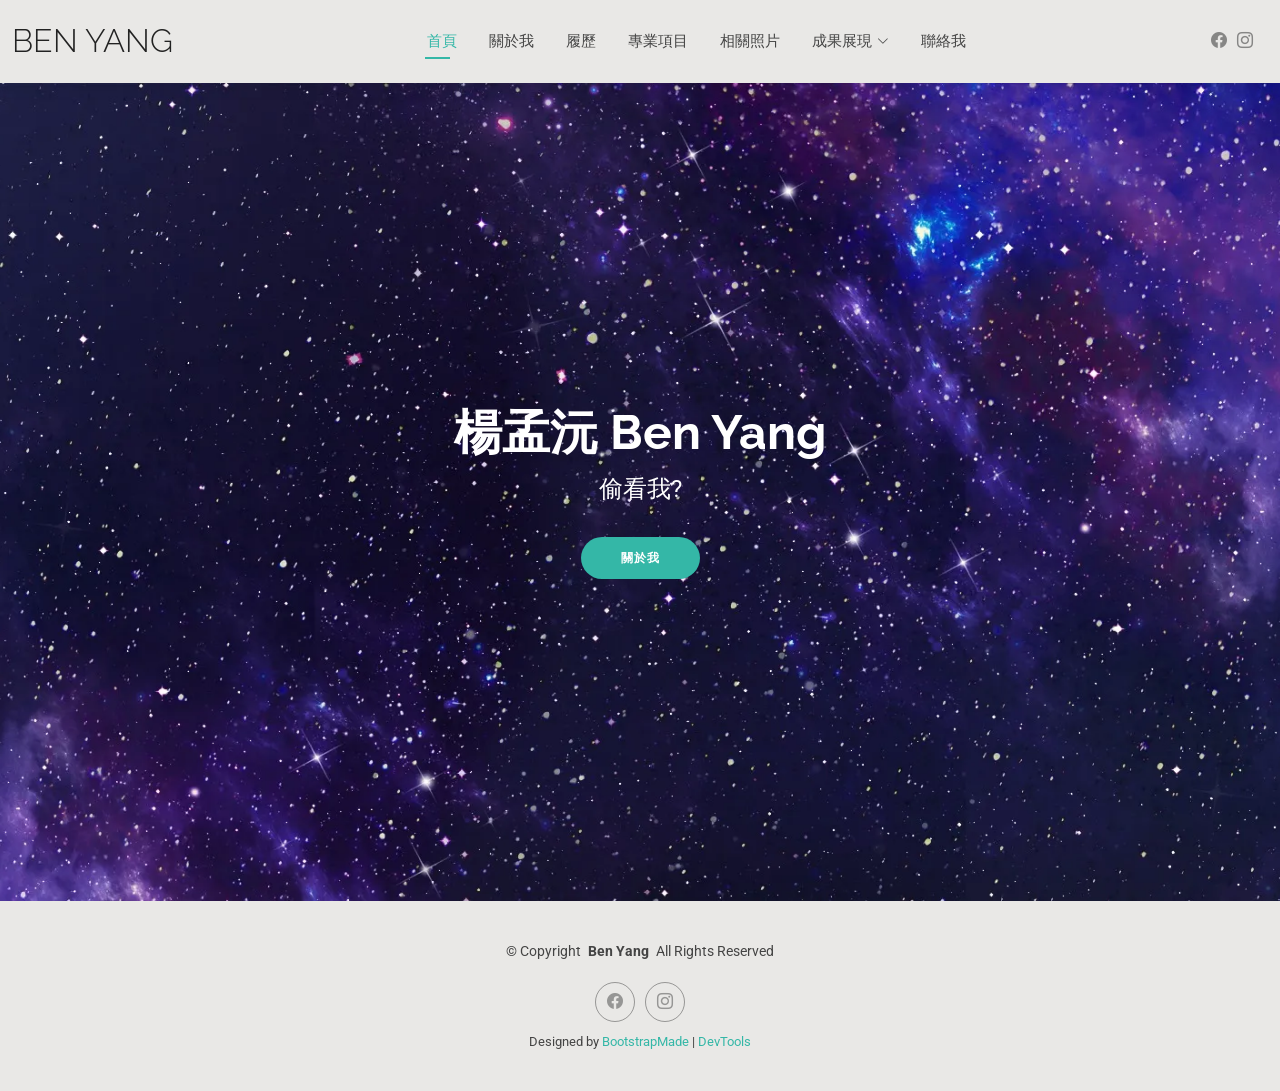
<file: index.html>
<!DOCTYPE html>
<html lang="en">

<head>
  <meta charset="utf-8">
  <meta content="width=device-width, initial-scale=1.0" name="viewport">
  <title>關於BEN YANG</title>
  <meta name="description" content="">
  <meta name="keywords" content="">

  <!-- Favicons -->
  <link href="assets/img/favicon.png" rel="icon">
  <link href="assets/img/apple-touch-icon.png" rel="apple-touch-icon">

  <!-- Fonts -->
  <link href="https://fonts.googleapis.com" rel="preconnect">
  <link href="https://fonts.gstatic.com" rel="preconnect" crossorigin>
  <link href="https://fonts.googleapis.com/css2?family=Roboto:ital,wght@0,100;0,300;0,400;0,500;0,700;0,900;1,100;1,300;1,400;1,500;1,700;1,900&family=Poppins:ital,wght@0,100;0,200;0,300;0,400;0,500;0,600;0,700;0,800;0,900;1,100;1,200;1,300;1,400;1,500;1,600;1,700;1,800;1,900&family=Raleway:ital,wght@0,100;0,200;0,300;0,400;0,500;0,600;0,700;0,800;0,900;1,100;1,200;1,300;1,400;1,500;1,600;1,700;1,800;1,900&display=swap" rel="stylesheet">

  <!-- Vendor CSS Files -->
  <link href="assets/vendor/bootstrap/css/bootstrap.min.css" rel="stylesheet">
  <link href="assets/vendor/bootstrap-icons/bootstrap-icons.css" rel="stylesheet">
  <link href="assets/vendor/aos/aos.css" rel="stylesheet">
  <link href="assets/vendor/swiper/swiper-bundle.min.css" rel="stylesheet">
  <link href="assets/vendor/glightbox/css/glightbox.min.css" rel="stylesheet">

  <!-- Main CSS File -->
  <link href="assets/css/main.css" rel="stylesheet">

  <!-- =======================================================
  * Template Name: Kelly
  * Template URL: https://bootstrapmade.com/kelly-free-bootstrap-cv-resume-html-template/
  * Updated: Aug 07 2024 with Bootstrap v5.3.3
  * Author: BootstrapMade.com
  * License: https://bootstrapmade.com/license/
  ======================================================== -->
</head>

<body class="index-page">

  <header id="header" class="header d-flex align-items-center light-background sticky-top">
    <div class="container-fluid position-relative d-flex align-items-center justify-content-between">

      <a href="index.html" class="logo d-flex align-items-center me-auto me-xl-0">
        <!-- Uncomment the line below if you also wish to use an image logo -->
        <!-- <img src="assets/img/logo.png" alt=""> -->
        <h1 class="sitename">BEN YANG</h1>
      </a>

      <nav id="navmenu" class="navmenu">
        <ul>
          <li><a href="index.html" class="active">首頁</a></li>
          <li><a href="about.html">關於我</a></li>
          <li><a href="resume.html">履歷</a></li>
          <li><a href="services.html">專業項目</a></li>
          <li><a href="portfolio.html">相關照片</a></li>
          <li class="dropdown"><a href="#"><span>成果展現</span> <i class="bi bi-chevron-down toggle-dropdown"></i></a>
            <ul>
              <li><a href=" ">我曾經做過的事</a></li>
              <li class="dropdown"><a href="#"><span>學生會-NCUESA</span> <i class="bi bi-chevron-down toggle-dropdown"></i></a>
                <ul>
                  <li><a href="#">計畫 1</a></li>
                  <li><a href="#">計畫 2</a></li>
                  <li><a href="#">計畫 3</a></li>
                  <li><a href="#">計畫 4</a></li>
                  <li><a href="#">計畫 5</a></li>
                </ul>
              </li>
              <li><a href="#">大計畫 2</a></li>
              <li><a href="#">大計畫 3</a></li>
              <li><a href="#">大計畫 4</a></li>
            </ul>
          </li>
          <li><a href="contact.html">聯絡我</a></li>
        </ul>
        <i class="mobile-nav-toggle d-xl-none bi bi-list"></i>
      </nav>

      <div class="header-social-links">
          <a href="https://www.facebook.com/benyang0512/?locale=zh_TW" class="facebook" target="_blank"><i class="bi bi-facebook"></i></a>
        <a href="https://www.instagram.com/accounts/login/?next=%2Fbenyang_0512%2F&source=omni_redirect" class="instagram" target="_blank"><i class="bi bi-instagram"></i></a>
      </div>

    </div>
  </header>

  <main class="main">

    <!-- Hero Section -->
    <section id="hero" class="hero section">

      <img src="assets/img/hero-bg.webp" alt="" data-aos="fade-in">

      <div class="container text-center" data-aos="zoom-out" data-aos-delay="100">
        <div class="row justify-content-center">
          <div class="col-lg-8">
            <h2 style="color: white;">楊孟沅 Ben Yang</h2>
            <p style="color: white;">偷看我?</p>
            <a href="about.html" class="btn-get-started">關於我</a>
          </div>
        </div>
      </div>

    </section><!-- /Hero Section -->

  </main>

  <footer id="footer" class="footer light-background">

    <div class="container">
      <div class="copyright text-center ">
        <p>© <span>Copyright</span> <strong class="px-1 sitename">Ben Yang</strong> <span>All Rights Reserved<br></span></p>
      </div>
      <div class="social-links d-flex justify-content-center">
        <a href="https://www.facebook.com/benyang0512/?locale=zh_TW"><i class="bi bi-facebook"></i></a>
        <a href="https://www.instagram.com/accounts/login/?next=%2Fbenyang_0512%2F&source=omni_redirect"><i class="bi bi-instagram"></i></a>
      </div>
      <div class="credits">
        <!-- All the links in the footer should remain intact. -->
        <!-- You can delete the links only if you've purchased the pro version. -->
        <!-- Licensing information: https://bootstrapmade.com/license/ -->
        <!-- Purchase the pro version with working PHP/AJAX contact form: [buy-url] -->
        Designed by <a href="https://bootstrapmade.com/">BootstrapMade</a> | <a href="https://bootstrapmade.com/tools/">DevTools</a>
      </div>
    </div>

  </footer>

  <!-- Scroll Top -->
  <a href="#" id="scroll-top" class="scroll-top d-flex align-items-center justify-content-center"><i class="bi bi-arrow-up-short"></i></a>

  <!-- Preloader -->
  <div id="preloader"></div>

  <!-- Vendor JS Files -->
  <script src="assets/vendor/bootstrap/js/bootstrap.bundle.min.js"></script>
  <script src="assets/vendor/php-email-form/validate.js"></script>
  <script src="assets/vendor/aos/aos.js"></script>
  <script src="assets/vendor/waypoints/noframework.waypoints.js"></script>
  <script src="assets/vendor/purecounter/purecounter_vanilla.js"></script>
  <script src="assets/vendor/swiper/swiper-bundle.min.js"></script>
  <script src="assets/vendor/glightbox/js/glightbox.min.js"></script>
  <script src="assets/vendor/imagesloaded/imagesloaded.pkgd.min.js"></script>
  <script src="assets/vendor/isotope-layout/isotope.pkgd.min.js"></script>

  <!-- Main JS File -->
  <script src="assets/js/main.js"></script>

</body>

</html>
</file>
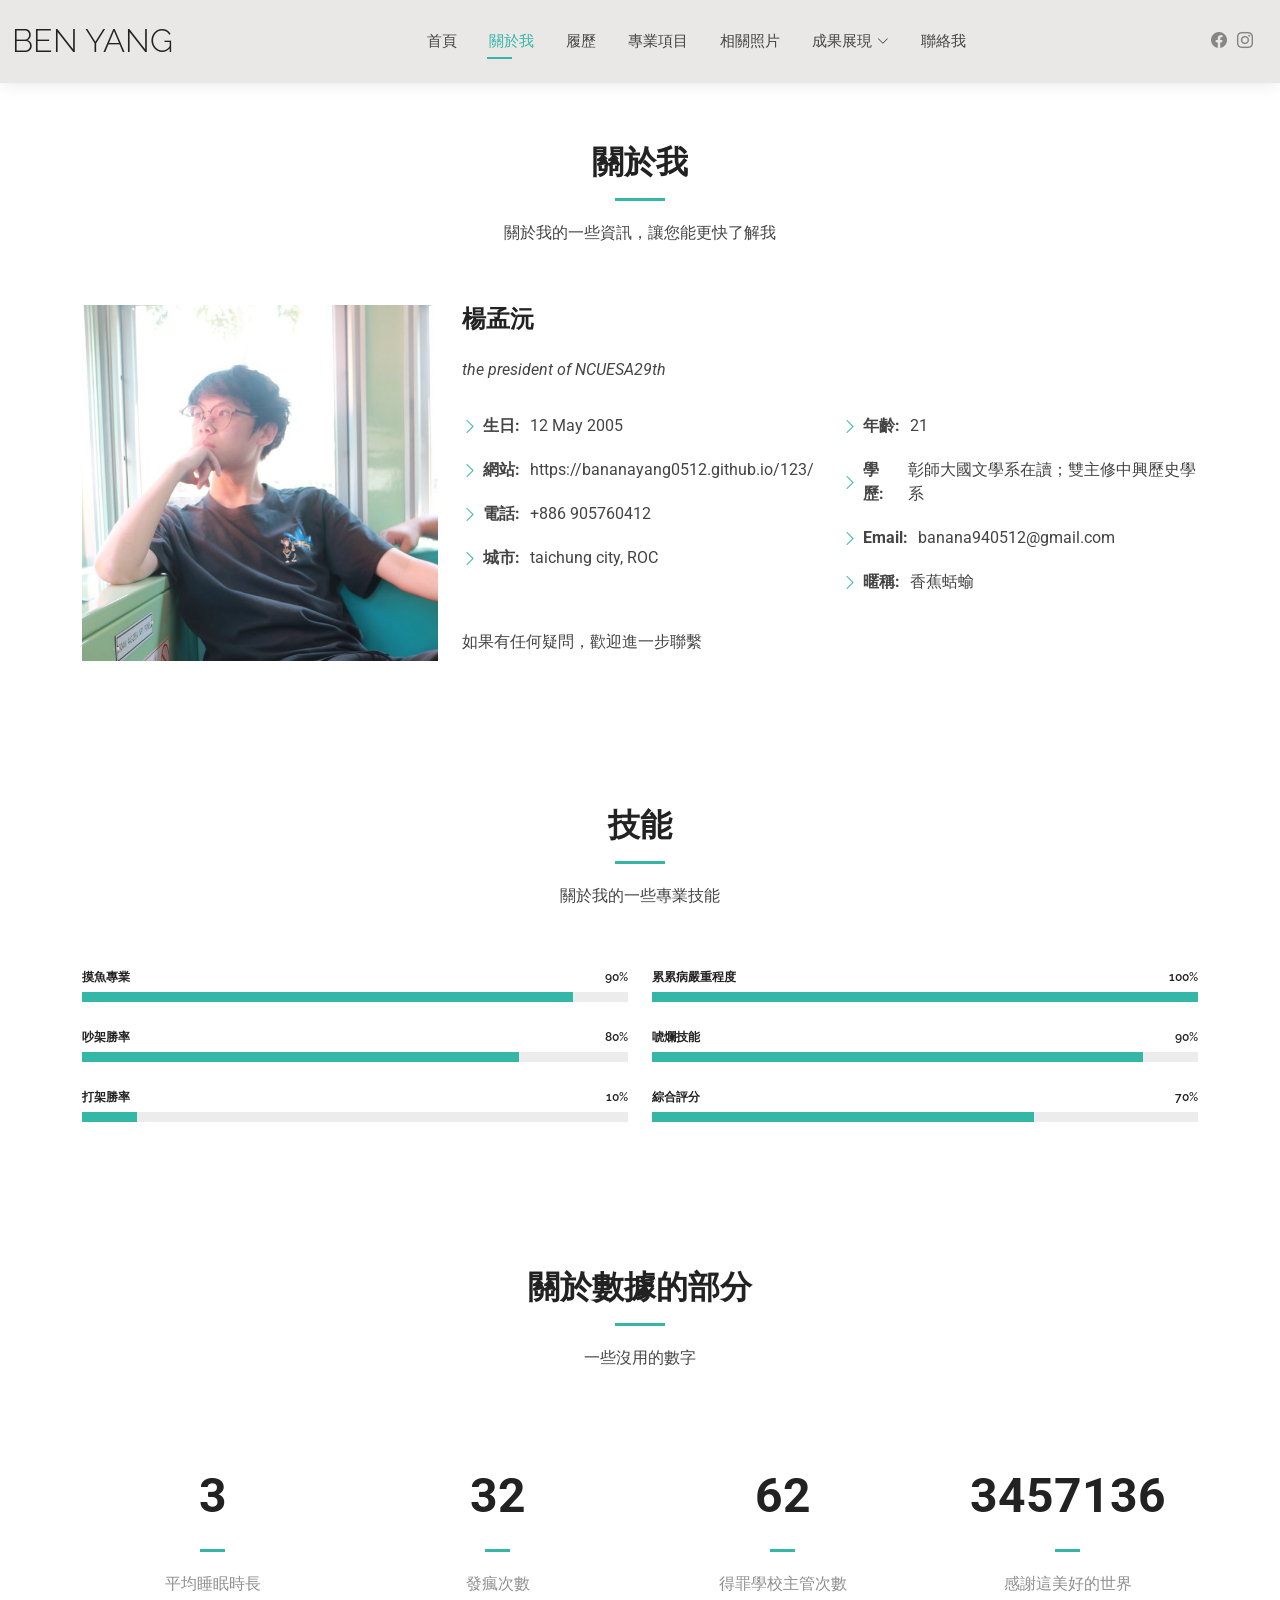
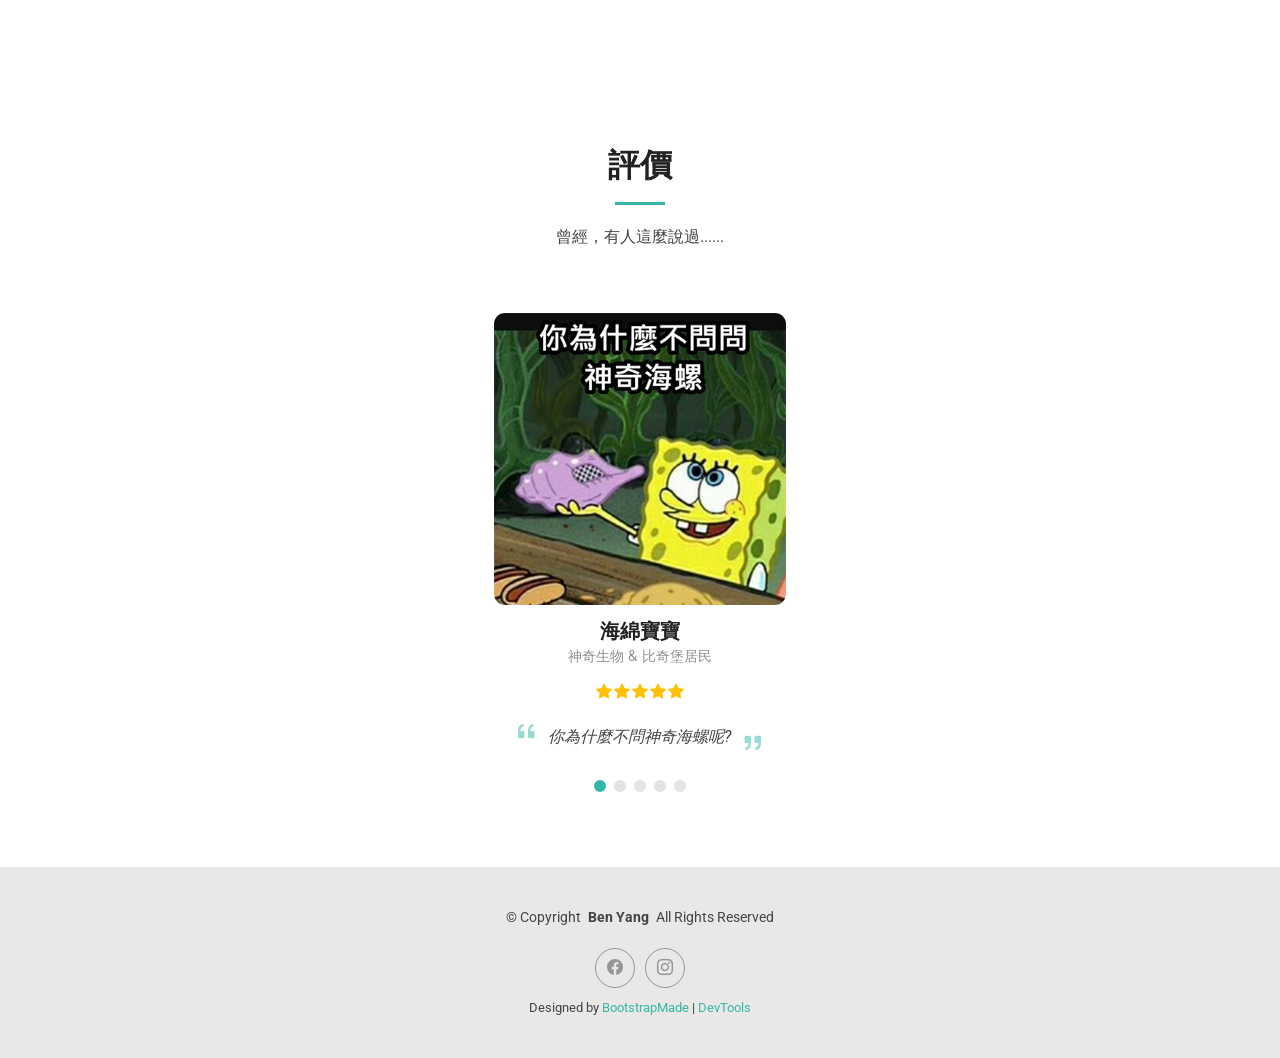
<file: about.html>
<!DOCTYPE html>
<html lang="en">

<head>
  <meta charset="utf-8">
  <meta content="width=device-width, initial-scale=1.0" name="viewport">
  <title>關於BEN YANG</title>
  <meta name="description" content="">
  <meta name="keywords" content="楊孟沅，香蕉蛞蝓">

  <!-- Favicons -->
  <link href="assets/img/favicon.png" rel="icon">
  <link href="assets/img/apple-touch-icon.png" rel="apple-touch-icon">

  <!-- Fonts -->
  <link href="https://fonts.googleapis.com" rel="preconnect">
  <link href="https://fonts.gstatic.com" rel="preconnect" crossorigin>
  <link href="https://fonts.googleapis.com/css2?family=Roboto:ital,wght@0,100;0,300;0,400;0,500;0,700;0,900;1,100;1,300;1,400;1,500;1,700;1,900&family=Poppins:ital,wght@0,100;0,200;0,300;0,400;0,500;0,600;0,700;0,800;0,900;1,100;1,200;1,300;1,400;1,500;1,600;1,700;1,800;1,900&family=Raleway:ital,wght@0,100;0,200;0,300;0,400;0,500;0,600;0,700;0,800;0,900;1,100;1,200;1,300;1,400;1,500;1,600;1,700;1,800;1,900&display=swap" rel="stylesheet">

  <!-- Vendor CSS Files -->
  <link href="assets/vendor/bootstrap/css/bootstrap.min.css" rel="stylesheet">
  <link href="assets/vendor/bootstrap-icons/bootstrap-icons.css" rel="stylesheet">
  <link href="assets/vendor/aos/aos.css" rel="stylesheet">
  <link href="assets/vendor/swiper/swiper-bundle.min.css" rel="stylesheet">
  <link href="assets/vendor/glightbox/css/glightbox.min.css" rel="stylesheet">

  <!-- Main CSS File -->
  <link href="assets/css/main.css" rel="stylesheet">

  <!-- =======================================================
  * Template Name: Kelly
  * Template URL: https://bootstrapmade.com/kelly-free-bootstrap-cv-resume-html-template/
  * Updated: Aug 07 2024 with Bootstrap v5.3.3
  * Author: BootstrapMade.com
  * License: https://bootstrapmade.com/license/
  ======================================================== -->
</head>

<body class="about-page">

   <header id="header" class="header d-flex align-items-center light-background sticky-top">
    <div class="container-fluid position-relative d-flex align-items-center justify-content-between">

      <a href="index.html" class="logo d-flex align-items-center me-auto me-xl-0">
        <!-- Uncomment the line below if you also wish to use an image logo -->
        <!-- <img src="assets/img/logo.png" alt=""> -->
        <h1 class="sitename">BEN YANG</h1>
      </a>

      <nav id="navmenu" class="navmenu">
        <ul>
          <li><a href="index.html" >首頁</a></li>
          <li><a href="about.html"class="active">關於我</a></li>
          <li><a href="resume.html">履歷</a></li>
          <li><a href="services.html">專業項目</a></li>
          <li><a href="portfolio.html">相關照片</a></li>
          <li class="dropdown"><a href="#"><span>成果展現</span> <i class="bi bi-chevron-down toggle-dropdown"></i></a>
            <ul>
              <li><a href=" ">我曾經做過的事</a></li>
              <li class="dropdown"><a href="#"><span>學生會-NCUESA</span> <i class="bi bi-chevron-down toggle-dropdown"></i></a>
                <ul>
                  <li><a href="#">計畫 1</a></li>
                  <li><a href="#">計畫 2</a></li>
                  <li><a href="#">計畫 3</a></li>
                  <li><a href="#">計畫 4</a></li>
                  <li><a href="#">計畫 5</a></li>
                </ul>
              </li>
              <li><a href="#">大計畫 2</a></li>
              <li><a href="#">大計畫 3</a></li>
              <li><a href="#">大計畫 4</a></li>
            </ul>
          </li>
          <li><a href="contact.html">聯絡我</a></li>
        </ul>
        <i class="mobile-nav-toggle d-xl-none bi bi-list"></i>
      </nav>

      <div class="header-social-links">
        <a href="https://www.facebook.com/benyang0512/?locale=zh_TW" class="facebook" target="_blank"><i class="bi bi-facebook"></i></a>
        <a href="https://www.instagram.com/accounts/login/?next=%2Fbenyang_0512%2F&source=omni_redirect" class="instagram" target="_blank"><i class="bi bi-instagram"></i></a>
      </div>

    </div>
  </header>

  <main class="main">

    <!-- About Section -->
    <section id="about" class="about section">

      <!-- Section Title -->
      <div class="container section-title" data-aos="fade-up">
        <h2>關於我</h2>
        <p>關於我的一些資訊，讓您能更快了解我</p>
      </div><!-- End Section Title -->

      <div class="container" data-aos="fade-up" data-aos-delay="100">

        <div class="row gy-4 justify-content-center">
          <div class="col-lg-4">
            <img src="assets/img/profile-img.jpg" class="img-fluid" alt="">
          </div>
          <div class="col-lg-8 content">
            <h2>楊孟沅</h2>
            <p class="fst-italic py-3">
              the president of NCUESA29th
            </p>
            <div class="row">
              <div class="col-lg-6">
                <ul>
                  <li><i class="bi bi-chevron-right"></i> <strong>生日:</strong> <span>12 May 2005</span></li>
                  <li><i class="bi bi-chevron-right"></i> <strong>網站:</strong> <span>https://bananayang0512.github.io/123/</span></li>
                  <li><i class="bi bi-chevron-right"></i> <strong>電話:</strong> <span>+886 905760412</span></li>
                  <li><i class="bi bi-chevron-right"></i> <strong>城市:</strong> <span>taichung city, ROC</span></li>
                </ul>
              </div>
              <div class="col-lg-6">
                <ul>
                  <li><i class="bi bi-chevron-right"></i> <strong>年齡:</strong> <span>21</span></li>
                  <li><i class="bi bi-chevron-right"></i> <strong>學歷:</strong> <span>彰師大國文學系在讀；雙主修中興歷史學系</span></li>
                  <li><i class="bi bi-chevron-right"></i> <strong>Email:</strong> <span>banana940512@gmail.com</span></li>
                  <li><i class="bi bi-chevron-right"></i> <strong>暱稱:</strong> <span>香蕉蛞蝓</span></li>
                </ul>
              </div>
            </div>
            <p class="py-3">
            如果有任何疑問，歡迎進一步聯繫
            </p>
          </div>
        </div>

      </div>

    </section><!-- /About Section -->

    <!-- Skills Section -->
    <section id="skills" class="skills section">

      <!-- Section Title -->
      <div class="container section-title" data-aos="fade-up">
        <h2>技能</h2>
        <p>關於我的一些專業技能</p>
      </div><!-- End Section Title -->

      <div class="container" data-aos="fade-up" data-aos-delay="100">

        <div class="row skills-content skills-animation">

          <div class="col-lg-6">

            <div class="progress">
              <span class="skill"><span>摸魚專業</span> <i class="val">90%</i></span>
              <div class="progress-bar-wrap">
                <div class="progress-bar" role="progressbar" aria-valuenow="90" aria-valuemin="0" aria-valuemax="100"></div>
              </div>
            </div><!-- End Skills Item -->

            <div class="progress">
              <span class="skill"><span>吵架勝率</span> <i class="val">80%</i></span>
              <div class="progress-bar-wrap">
                <div class="progress-bar" role="progressbar" aria-valuenow="80" aria-valuemin="0" aria-valuemax="100"></div>
              </div>
            </div><!-- End Skills Item -->

            <div class="progress">
              <span class="skill"><span>打架勝率</span> <i class="val">10%</i></span>
              <div class="progress-bar-wrap">
                <div class="progress-bar" role="progressbar" aria-valuenow="10" aria-valuemin="0" aria-valuemax="100"></div>
              </div>
            </div><!-- End Skills Item -->

          </div>

          <div class="col-lg-6">

            <div class="progress">
              <span class="skill"><span>累累病嚴重程度</span> <i class="val">100%</i></span>
              <div class="progress-bar-wrap">
                <div class="progress-bar" role="progressbar" aria-valuenow="100" aria-valuemin="0" aria-valuemax="100"></div>
              </div>
            </div><!-- End Skills Item -->

            <div class="progress">
              <span class="skill"><span>唬爛技能</span> <i class="val">90%</i></span>
              <div class="progress-bar-wrap">
                <div class="progress-bar" role="progressbar" aria-valuenow="90" aria-valuemin="0" aria-valuemax="100"></div>
              </div>
            </div><!-- End Skills Item -->

            <div class="progress">
              <span class="skill"><span>綜合評分</span> <i class="val">70%</i></span>
              <div class="progress-bar-wrap">
                <div class="progress-bar" role="progressbar" aria-valuenow="70" aria-valuemin="0" aria-valuemax="100"></div>
              </div>
            </div><!-- End Skills Item -->

          </div>

        </div>

      </div>

    </section><!-- /Skills Section -->

    <!-- Stats Section -->
    <section id="stats" class="stats section">

      <!-- Section Title -->
      <div class="container section-title" data-aos="fade-up">
        <h2>關於數據的部分</h2>
        <p>一些沒用的數字</p>
      </div><!-- End Section Title -->

      <div class="container" data-aos="fade-up" data-aos-delay="100">

        <div class="row gy-4">

          <div class="col-lg-3 col-md-6">
            <div class="stats-item text-center w-100 h-100">
              <span data-purecounter-start="0" data-purecounter-end="6" data-purecounter-duration="1" class="purecounter"></span>
              <p>平均睡眠時長</p>
            </div>
          </div><!-- End Stats Item -->

          <div class="col-lg-3 col-md-6">
            <div class="stats-item text-center w-100 h-100">
              <span data-purecounter-start="0" data-purecounter-end="67" data-purecounter-duration="1" class="purecounter"></span>
              <p>發瘋次數</p>
            </div>
          </div><!-- End Stats Item -->

          <div class="col-lg-3 col-md-6">
            <div class="stats-item text-center w-100 h-100">
              <span data-purecounter-start="0" data-purecounter-end="131" data-purecounter-duration="1" class="purecounter"></span>
              <p>得罪學校主管次數</p>
            </div>
          </div><!-- End Stats Item -->

          <div class="col-lg-3 col-md-6">
            <div class="stats-item text-center w-100 h-100">
              <span data-purecounter-start="0" data-purecounter-end="7355608" data-purecounter-duration="1" class="purecounter"></span>
              <p>感謝這美好的世界</p>
            </div>
          </div><!-- End Stats Item -->

        </div>

      </div>

    </section><!-- /Stats Section -->

    <!-- Testimonials Section -->
    <section id="testimonials" class="testimonials section">

      <!-- Section Title -->
      <div class="container section-title" data-aos="fade-up">
        <h2>評價</h2>
        <p>曾經，有人這麼說過......</p>
      </div><!-- End Section Title -->

      <div class="container" data-aos="fade-up" data-aos-delay="100">

        <div class="swiper init-swiper">
          <script type="application/json" class="swiper-config">
            {
              "loop": true,
              "speed": 800,
              "autoplay": {
                "delay": 5000
              },
              "slidesPerView": "auto",
              "pagination": {
                "el": ".swiper-pagination",
                "type": "bullets",
                "clickable": true
              }
            }
          </script>
          <div class="swiper-wrapper">

            <div class="swiper-slide">
              <div class="testimonial-item">
                <img src="assets/img/testimonials/testimonials-1.jpg" class="testimonial-img" alt="神奇海螺">
                <h3>海綿寶寶</h3>
                <h4>神奇生物 &amp; 比奇堡居民</h4>
                <div class="stars">
                  <i class="bi bi-star-fill"></i><i class="bi bi-star-fill"></i><i class="bi bi-star-fill"></i><i class="bi bi-star-fill"></i><i class="bi bi-star-fill"></i>
                </div>
                <p>
                  <i class="bi bi-quote quote-icon-left"></i>
                  <span>你為什麼不問神奇海螺呢?</span>
                  <i class="bi bi-quote quote-icon-right"></i>
                </p>
              </div>
            </div><!-- End testimonial item -->

            <div class="swiper-slide">
              <div class="testimonial-item">
                <img src="assets/img/testimonials/testimonials-2.jpg" class="testimonial-img" alt="">
                <h3>魯迅</h3>
                <h4>網路噴子</h4>
                <div class="stars">
                  <i class="bi bi-hand-thumbs-up-fill"></i><i class="bi bi-hand-thumbs-up-fill"></i><i class="bi bi-hand-thumbs-up-fill"></i><i class="bi bi-hand-thumbs-up-fill"></i><i class="bi bi-hand-thumbs-up-fill"></i>
                </div>
                <p>
                  <i class="bi bi-quote quote-icon-left"></i>
                  <span>魯迅曾經說過：「我實在沒有說過這樣一句話」</span>
                  <i class="bi bi-quote quote-icon-right"></i>
                </p>
              </div>
            </div><!-- End testimonial item -->

            <div class="swiper-slide">
              <div class="testimonial-item">
                <img src="assets/img/testimonials/testimonials-3.jpg" class="testimonial-img" alt="">
                <h3>華妃</h3>
                <h4>某個高貴的人物</h4>
                <div class="stars">
                  <i class="bi bi-star-half"></i>
                </div>
                <p>
                  <i class="bi bi-quote quote-icon-left"></i>
                  <span>賤人就是矯情</span>
                  <i class="bi bi-quote quote-icon-right"></i>
                </p>
              </div>
            </div><!-- End testimonial item -->

            <div class="swiper-slide">
              <div class="testimonial-item">
                <img src="assets/img/testimonials/testimonials-4.jpg" class="testimonial-img" alt="">
                <h3>路易十六</h3>
                <h4>國王(曾經是)</h4>
                <div class="stars">
                  <i class="bi bi-star-fill"></i><i class="bi bi-star-fill"></i><i class="bi bi-star-fill"></i><i class="bi bi-star-fill"></i><i class="bi bi-star-fill"></i>
                </div>
                <p>
                  <i class="bi bi-quote quote-icon-left"></i>
                  <span>開玩笑也該有個頭啊</span>
                  <i class="bi bi-quote quote-icon-right"></i>
                </p>
              </div>
            </div><!-- End testimonial item -->

            <div class="swiper-slide">
              <div class="testimonial-item">
                <img src="assets/img/testimonials/testimonials-5.jpg" class="testimonial-img" alt="">
                <h3>沈復</h3>
                <h4>作家</h4>
                <div class="stars">
                  <i class="bi bi-star-fill"></i><i class="bi bi-star-fill"></i><i class="bi bi-star-fill"></i><i class="bi bi-star-fill"></i><i class="bi bi-star-fill"></i>
                </div>
                <p>
                  <i class="bi bi-quote quote-icon-left"></i>
                  <span>吾觀之，應鞭數十，驅之別院</span>
                  <i class="bi bi-quote quote-icon-right"></i>
                </p>
              </div>
            </div><!-- End testimonial item -->

          </div>
          <div class="swiper-pagination"></div>
        </div>

      </div>

    </section><!-- /Testimonials Section -->

  </main>

 <footer id="footer" class="footer light-background">

    <div class="container">
      <div class="copyright text-center ">
        <p>© <span>Copyright</span> <strong class="px-1 sitename">Ben Yang</strong> <span>All Rights Reserved<br></span></p>
      </div>
      <div class="social-links d-flex justify-content-center">
        <a href="https://www.facebook.com/benyang0512/?locale=zh_TW"><i class="bi bi-facebook"></i></a>
        <a href="https://www.instagram.com/accounts/login/?next=%2Fbenyang_0512%2F&source=omni_redirect"><i class="bi bi-instagram"></i></a>
      </div>
      <div class="credits">
        <!-- All the links in the footer should remain intact. -->
        <!-- You can delete the links only if you've purchased the pro version. -->
        <!-- Licensing information: https://bootstrapmade.com/license/ -->
        <!-- Purchase the pro version with working PHP/AJAX contact form: [buy-url] -->
        Designed by <a href="https://bootstrapmade.com/">BootstrapMade</a> | <a href="https://bootstrapmade.com/tools/">DevTools</a>
      </div>
    </div>

  </footer>


  <!-- Scroll Top -->
  <a href="#" id="scroll-top" class="scroll-top d-flex align-items-center justify-content-center"><i class="bi bi-arrow-up-short"></i></a>

  <!-- Preloader -->
  <div id="preloader"></div>

  <!-- Vendor JS Files -->
  <script src="assets/vendor/bootstrap/js/bootstrap.bundle.min.js"></script>
  <script src="assets/vendor/php-email-form/validate.js"></script>
  <script src="assets/vendor/aos/aos.js"></script>
  <script src="assets/vendor/waypoints/noframework.waypoints.js"></script>
  <script src="assets/vendor/purecounter/purecounter_vanilla.js"></script>
  <script src="assets/vendor/swiper/swiper-bundle.min.js"></script>
  <script src="assets/vendor/glightbox/js/glightbox.min.js"></script>
  <script src="assets/vendor/imagesloaded/imagesloaded.pkgd.min.js"></script>
  <script src="assets/vendor/isotope-layout/isotope.pkgd.min.js"></script>

  <!-- Main JS File -->
  <script src="assets/js/main.js"></script>

</body>

</html>
</file>
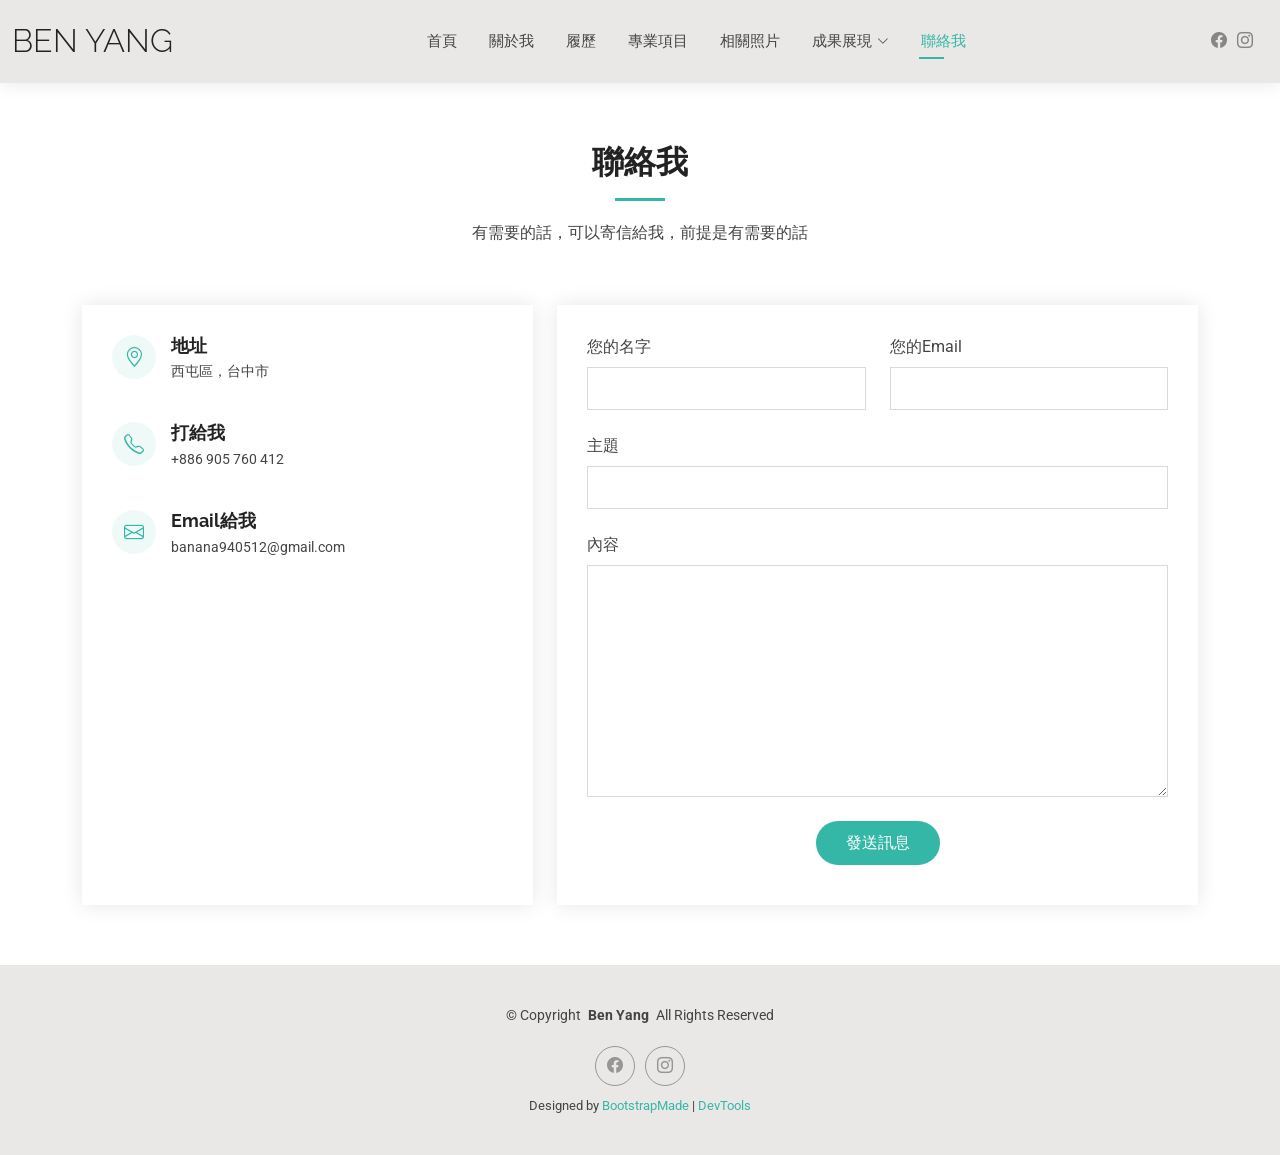
<file: contact.html>
<!DOCTYPE html>
<html lang="en">

<head>
  <meta charset="utf-8">
  <meta content="width=device-width, initial-scale=1.0" name="viewport">
  <title>連絡我 - 關於BEN YANG</title>
  <meta name="description" content="">
  <meta name="keywords" content="">

  <!-- Favicons -->
  <link href="assets/img/favicon.png" rel="icon">
  <link href="assets/img/apple-touch-icon.png" rel="apple-touch-icon">

  <!-- Fonts -->
  <link href="https://fonts.googleapis.com" rel="preconnect">
  <link href="https://fonts.gstatic.com" rel="preconnect" crossorigin>
  <link href="https://fonts.googleapis.com/css2?family=Roboto:ital,wght@0,100;0,300;0,400;0,500;0,700;0,900;1,100;1,300;1,400;1,500;1,700;1,900&family=Poppins:ital,wght@0,100;0,200;0,300;0,400;0,500;0,600;0,700;0,800;0,900;1,100;1,200;1,300;1,400;1,500;1,600;1,700;1,800;1,900&family=Raleway:ital,wght@0,100;0,200;0,300;0,400;0,500;0,600;0,700;0,800;0,900;1,100;1,200;1,300;1,400;1,500;1,600;1,700;1,800;1,900&display=swap" rel="stylesheet">

  <!-- Vendor CSS Files -->
  <link href="assets/vendor/bootstrap/css/bootstrap.min.css" rel="stylesheet">
  <link href="assets/vendor/bootstrap-icons/bootstrap-icons.css" rel="stylesheet">
  <link href="assets/vendor/aos/aos.css" rel="stylesheet">
  <link href="assets/vendor/swiper/swiper-bundle.min.css" rel="stylesheet">
  <link href="assets/vendor/glightbox/css/glightbox.min.css" rel="stylesheet">

  <!-- Main CSS File -->
  <link href="assets/css/main.css" rel="stylesheet">

  <!-- =======================================================
  * Template Name: Kelly
  * Template URL: https://bootstrapmade.com/kelly-free-bootstrap-cv-resume-html-template/
  * Updated: Aug 07 2024 with Bootstrap v5.3.3
  * Author: BootstrapMade.com
  * License: https://bootstrapmade.com/license/
  ======================================================== -->
</head>

<body class="contact-page">

  <header id="header" class="header d-flex align-items-center light-background sticky-top">
    <div class="container-fluid position-relative d-flex align-items-center justify-content-between">

      <a href="index.html" class="logo d-flex align-items-center me-auto me-xl-0">
        <!-- Uncomment the line below if you also wish to use an image logo -->
        <!-- <img src="assets/img/logo.png" alt=""> -->
        <h1 class="sitename">BEN YANG</h1>
      </a>

      <nav id="navmenu" class="navmenu">
        <ul>
          <li><a href="index.html">首頁</a></li>
          <li><a href="about.html">關於我</a></li>
          <li><a href="resume.html" >履歷</a></li>
          <li><a href="services.html">專業項目</a></li>
          <li><a href="portfolio.html">相關照片</a></li>
          <li class="dropdown"><a href="#"><span>成果展現</span> <i class="bi bi-chevron-down toggle-dropdown"></i></a>
            <ul>
              <li><a href=" ">我曾經做過的事</a></li>
              <li class="dropdown"><a href="#"><span>學生會-NCUESA</span> <i class="bi bi-chevron-down toggle-dropdown"></i></a>
                <ul>
                  <li><a href="#">計畫 1</a></li>
                  <li><a href="#">計畫 2</a></li>
                  <li><a href="#">計畫 3</a></li>
                  <li><a href="#">計畫 4</a></li>
                  <li><a href="#">計畫 5</a></li>
                </ul>
              </li>
              <li><a href="#">大計畫 2</a></li>
              <li><a href="#">大計畫 3</a></li>
              <li><a href="#">大計畫 4</a></li>
            </ul>
          </li>
          <li><a href="contact.html"class="active">聯絡我</a></li>
        </ul>
        <i class="mobile-nav-toggle d-xl-none bi bi-list"></i>
      </nav>

      <div class="header-social-links">
        <a href="https://www.facebook.com/?locale=zh_TW" class="facebook" target="_blank"><i class="bi bi-facebook"></i></a>
        <a href="https://www.instagram.com/" class="instagram" target="_blank"><i class="bi bi-instagram"></i></a>
      </div>

    </div>
  </header>

  <main class="main">

    <!-- Contact Section -->
    <section id="contact" class="contact section">

      <!-- Section Title -->
      <div class="container section-title" data-aos="fade-up">
        <h2>聯絡我</h2>
        <p>有需要的話，可以寄信給我，前提是有需要的話</p>
      </div><!-- End Section Title -->

      <div class="container" data-aos="fade-up" data-aos-delay="100">

        <div class="row gy-4">

          <div class="col-lg-5">

            <div class="info-wrap">
              <div class="info-item d-flex" data-aos="fade-up" data-aos-delay="200">
                <i class="bi bi-geo-alt flex-shrink-0"></i>
                <div>
                  <h3>地址</h3>
                  <p>西屯區，台中市</p>
                </div>
              </div><!-- End Info Item -->

              <div class="info-item d-flex" data-aos="fade-up" data-aos-delay="300">
                <i class="bi bi-telephone flex-shrink-0"></i>
                <div>
                  <h3>打給我</h3>
                  <p>+886 905 760 412</p>
                </div>
              </div><!-- End Info Item -->

              <div class="info-item d-flex" data-aos="fade-up" data-aos-delay="400">
                <i class="bi bi-envelope flex-shrink-0"></i>
                <div>
                  <h3>Email給我</h3>
                  <p>banana940512@gmail.com</p>
                </div>
              </div><!-- End Info Item -->

              <iframe 
                src="https://www.google.com/maps/embed?pb=!1m18!1m12!1m3!1d1820.147105695704!2d120.64604892978082!3d24.16141250897995!2m3!1f0!2f0!3f0!3m2!1i1024!2i768!4f13.1!3m3!1m2!1s0x34693d84daa07441%3A0x2c5e7459c2aaf71a!2z6Ie65Lit5biC5pS_5bqc!5e0!3m2!1szh-TW!2stw!4v1779871803791!5m2!1szh-TW!2stw" 
                frameborder="0" 
                style="border:0; width: 100%; height: 270px;" 
                allowfullscreen="" 
                loading="lazy" 
                referrerpolicy="no-referrer-when-downgrade">
              </iframe>
            </div>
          </div>

          <div class="col-lg-7">
            <form id="google-contact-form" action="https://script.google.com/macros/s/AKfycbxfa5Yd7Wtm47cFclrI1IocgWX8mkP8vAQ_P7TM8jGf7rJ86Vf5Na5uk9NwwWfKBUGW/exec" method="post" class="php-email-form" data-aos="fade-up" data-aos-delay="200">
              <div class="row gy-4">

                <div class="col-md-6">
                  <label for="name-field" class="pb-2">您的名字</label>
                  <input type="text" name="name" id="name-field" class="form-control" required="">
                </div>

                <div class="col-md-6">
                  <label for="email-field" class="pb-2">您的Email</label>
                  <input type="email" class="form-control" name="email" id="email-field" required="">
                </div>

                <div class="col-md-12">
                  <label for="subject-field" class="pb-2">主題</label>
                  <input type="text" class="form-control" name="subject" id="subject-field" required="">
                </div>

                <div class="col-md-12">
                  <label for="message-field" class="pb-2">內容</label>
                  <textarea class="form-control" name="message" rows="10" id="message-field" required=""></textarea>
                </div>

                <div class="col-md-12 text-center">
                 <!-- 預設全部先用 style="display: none;" 隱藏，交給 JS 決定什麼時候顯示 -->
                <div class="loading" style="display: none;">等待中...</div>
                <div class="error-message" style="display: none;"></div>
                <div class="sent-message" >您的訊息已送出，敬請等待回信!</div>

                <button type="submit">發送訊息</button>
              </div>

              </div>
            </form>
          </div><!-- End Contact Form -->

        </div>

      </div>

    </section><!-- /Contact Section -->

  </main>

 <footer id="footer" class="footer light-background">

    <div class="container">
      <div class="copyright text-center ">
        <p>© <span>Copyright</span> <strong class="px-1 sitename">Ben Yang</strong> <span>All Rights Reserved<br></span></p>
      </div>
      <div class="social-links d-flex justify-content-center">
        <a href="https://www.facebook.com/?locale=zh_TW"><i class="bi bi-facebook"></i></a>
        <a href="https://www.instagram.com/"><i class="bi bi-instagram"></i></a>
      </div>
      <div class="credits">
        <!-- All the links in the footer should remain intact. -->
        <!-- You can delete the links only if you've purchased the pro version. -->
        <!-- Licensing information: https://bootstrapmade.com/license/ -->
        <!-- Purchase the pro version with working PHP/AJAX contact form: [buy-url] -->
        Designed by <a href="https://bootstrapmade.com/">BootstrapMade</a> | <a href="https://bootstrapmade.com/tools/">DevTools</a>
      </div>
    </div>

  </footer>


  <!-- Scroll Top -->
  <a href="#" id="scroll-top" class="scroll-top d-flex align-items-center justify-content-center"><i class="bi bi-arrow-up-short"></i></a>

  <!-- Preloader -->
  <div id="preloader"></div>

  <!-- Vendor JS Files -->
  <script src="assets/vendor/bootstrap/js/bootstrap.bundle.min.js"></script>
  <script src="assets/vendor/php-email-form/validate.js"></script>
  <script src="assets/vendor/aos/aos.js"></script>
  <script src="assets/vendor/waypoints/noframework.waypoints.js"></script>
  <script src="assets/vendor/purecounter/purecounter_vanilla.js"></script>
  <script src="assets/vendor/swiper/swiper-bundle.min.js"></script>
  <script src="assets/vendor/glightbox/js/glightbox.min.js"></script>
  <script src="assets/vendor/imagesloaded/imagesloaded.pkgd.min.js"></script>
  <script src="assets/vendor/isotope-layout/isotope.pkgd.min.js"></script>

  <!-- Main JS File -->
  <script src="assets/js/main.js"></script>
  <script>
  document.getElementById('google-contact-form').addEventListener('submit', function(e) {
    e.preventDefault(); // 阻止網頁跳轉
    
    var form = this;
    var loading = form.querySelector('.loading');
    var errorMessage = form.querySelector('.error-message');
    var sentMessage = form.querySelector('.sent-message');
    
    // 顯示 Loading，隱藏其他提示
    loading.style.display = 'block';
    errorMessage.style.display = 'none';
    sentMessage.style.display = 'none';
    
    // 封裝表單資料
    var formData = new FormData(form);
    var searchParams = new URLSearchParams();
    for (var pair of formData) {
        searchParams.append(pair[0], pair[1]);
    }
    
    // 用 fetch 發送 POST 請求到 Google GAS
    fetch(form.action, {
        method: 'POST',
        body: searchParams,
        headers: {
            'Content-Type': 'application/x-www-form-urlencoded'
        }
    })
    .then(response => response.text())
    .then(data => {
        loading.style.display = 'none';
        if (data === 'success') {
            sentMessage.style.display = 'block'; // 顯示成功畫面
            form.reset(); // 清空表單
        } else {
            errorMessage.textContent = '傳送失敗，請稍後再試。錯誤原因：' + data;
            errorMessage.style.display = 'block';
        }
    })
    .catch(error => {
        loading.style.display = 'none';
        errorMessage.textContent = '連線錯誤：' + error;
        errorMessage.style.display = 'block';
    });
  });
</script>

</body>

</html>
</file>
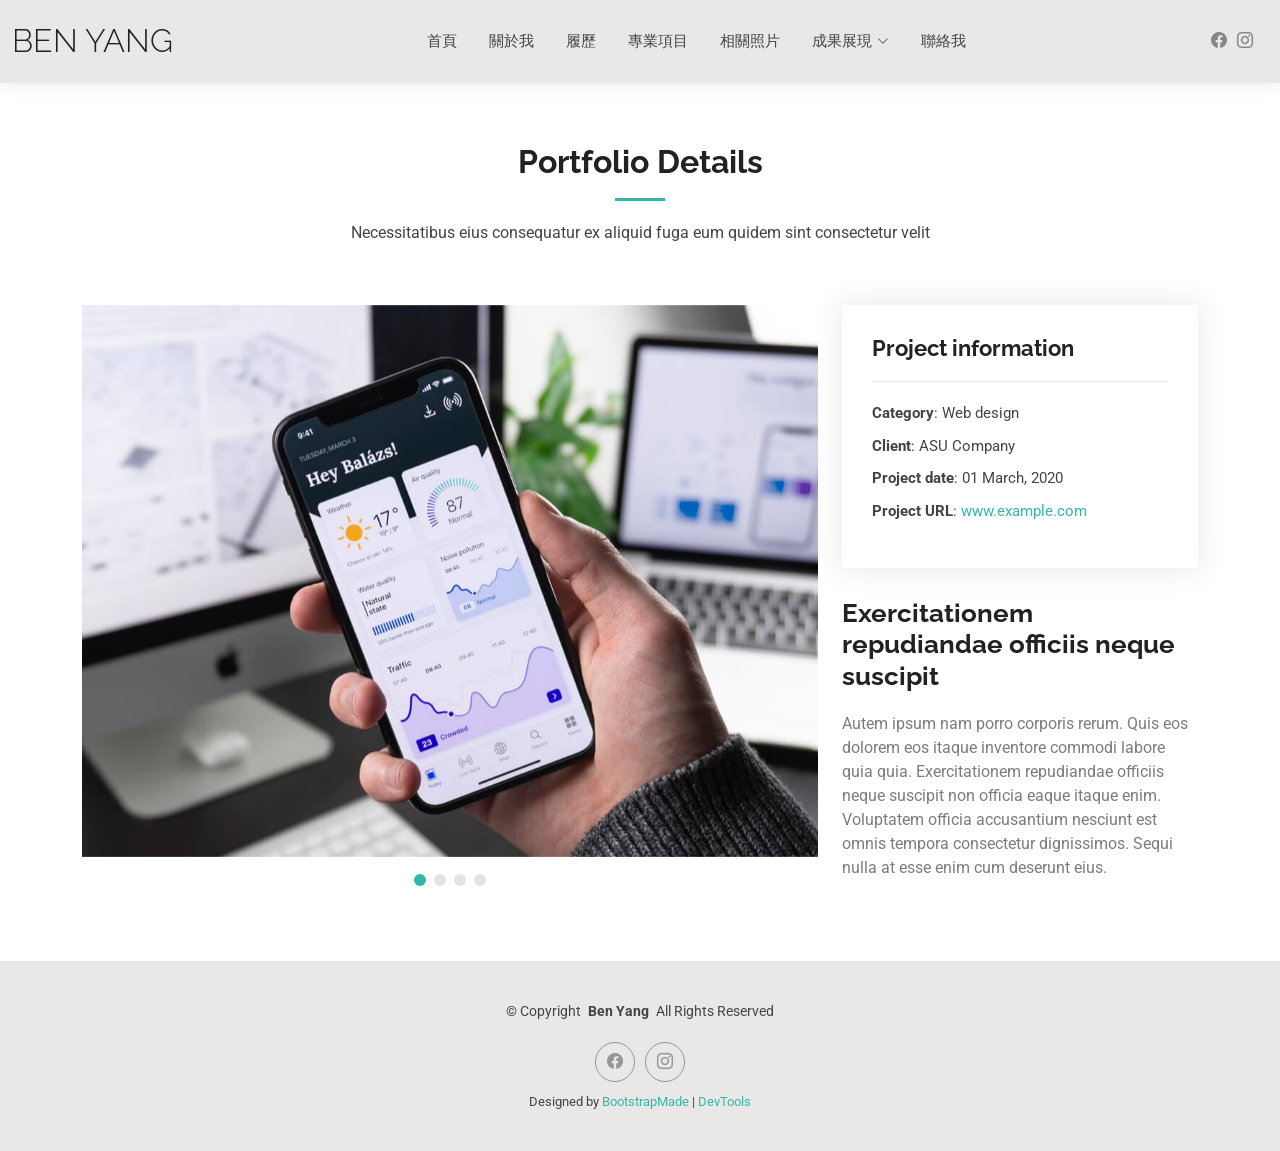
<file: portfolio-details.html>
<!DOCTYPE html>
<html lang="en">

<head>
  <meta charset="utf-8">
  <meta content="width=device-width, initial-scale=1.0" name="viewport">
  <title>成果展現 - 關於BEN YANG</title>
  <meta name="description" content="">
  <meta name="keywords" content="">

  <!-- Favicons -->
  <link href="assets/img/favicon.png" rel="icon">
  <link href="assets/img/apple-touch-icon.png" rel="apple-touch-icon">

  <!-- Fonts -->
  <link href="https://fonts.googleapis.com" rel="preconnect">
  <link href="https://fonts.gstatic.com" rel="preconnect" crossorigin>
  <link href="https://fonts.googleapis.com/css2?family=Roboto:ital,wght@0,100;0,300;0,400;0,500;0,700;0,900;1,100;1,300;1,400;1,500;1,700;1,900&family=Poppins:ital,wght@0,100;0,200;0,300;0,400;0,500;0,600;0,700;0,800;0,900;1,100;1,200;1,300;1,400;1,500;1,600;1,700;1,800;1,900&family=Raleway:ital,wght@0,100;0,200;0,300;0,400;0,500;0,600;0,700;0,800;0,900;1,100;1,200;1,300;1,400;1,500;1,600;1,700;1,800;1,900&display=swap" rel="stylesheet">

  <!-- Vendor CSS Files -->
  <link href="assets/vendor/bootstrap/css/bootstrap.min.css" rel="stylesheet">
  <link href="assets/vendor/bootstrap-icons/bootstrap-icons.css" rel="stylesheet">
  <link href="assets/vendor/aos/aos.css" rel="stylesheet">
  <link href="assets/vendor/swiper/swiper-bundle.min.css" rel="stylesheet">
  <link href="assets/vendor/glightbox/css/glightbox.min.css" rel="stylesheet">

  <!-- Main CSS File -->
  <link href="assets/css/main.css" rel="stylesheet">

  <!-- =======================================================
  * Template Name: Kelly
  * Template URL: https://bootstrapmade.com/kelly-free-bootstrap-cv-resume-html-template/
  * Updated: Aug 07 2024 with Bootstrap v5.3.3
  * Author: BootstrapMade.com
  * License: https://bootstrapmade.com/license/
  ======================================================== -->
</head>

<body class="portfolio-details-page">

   <header id="header" class="header d-flex align-items-center light-background sticky-top">
    <div class="container-fluid position-relative d-flex align-items-center justify-content-between">

      <a href="index.html" class="logo d-flex align-items-center me-auto me-xl-0">
        <!-- Uncomment the line below if you also wish to use an image logo -->
        <!-- <img src="assets/img/logo.png" alt=""> -->
        <h1 class="sitename">BEN YANG</h1>
      </a>

      <nav id="navmenu" class="navmenu">
        <ul>
          <li><a href="index.html" >首頁</a></li>
          <li><a href="about.html">關於我</a></li>
          <li><a href="resume.html">履歷</a></li>
          <li><a href="services.html">專業項目</a></li>
          <li><a href="portfolio.html">相關照片</a></li>
          <li class="dropdown"><a href="#"><span>成果展現</span> <i class="bi bi-chevron-down toggle-dropdown"></i></a>
            <ul>
              <li><a href="portfolio-details.html" class="active">我曾經做過的事</a></li>
              <li class="dropdown"><a href="#"><span>學生會-NCUESA</span> <i class="bi bi-chevron-down toggle-dropdown"></i></a>
                <ul>
                  <li><a href="#">計畫 1</a></li>
                  <li><a href="#">計畫 2</a></li>
                  <li><a href="#">計畫 3</a></li>
                  <li><a href="#">計畫 4</a></li>
                  <li><a href="#">計畫 5</a></li>
                </ul>
              </li>
              <li><a href="#">大計畫 2</a></li>
              <li><a href="#">大計畫 3</a></li>
              <li><a href="#">大計畫 4</a></li>
            </ul>
          </li>
          <li><a href="contact.html">聯絡我</a></li>
        </ul>
        <i class="mobile-nav-toggle d-xl-none bi bi-list"></i>
      </nav>

      <div class="header-social-links">
          <a href="https://www.facebook.com/benyang0512/?locale=zh_TW" class="facebook" target="_blank"><i class="bi bi-facebook"></i></a>
        <a href="https://www.instagram.com/accounts/login/?next=%2Fbenyang_0512%2F&source=omni_redirect" class="instagram" target="_blank"><i class="bi bi-instagram"></i></a>
      </div>

    </div>
  </header>

  <main class="main">

    <!-- Portfolio Details Section -->
    <section id="portfolio-details" class="portfolio-details section">

      <!-- Section Title -->
      <div class="container section-title" data-aos="fade-up">
        <h2>Portfolio Details</h2>
        <p>Necessitatibus eius consequatur ex aliquid fuga eum quidem sint consectetur velit</p>
      </div><!-- End Section Title -->

      <div class="container" data-aos="fade-up" data-aos-delay="100">

        <div class="row gy-4">

          <div class="col-lg-8">
            <div class="portfolio-details-slider swiper init-swiper">

              <script type="application/json" class="swiper-config">
                {
                  "loop": true,
                  "speed": 600,
                  "autoplay": {
                    "delay": 5000
                  },
                  "slidesPerView": "auto",
                  "pagination": {
                    "el": ".swiper-pagination",
                    "type": "bullets",
                    "clickable": true
                  }
                }
              </script>

              <div class="swiper-wrapper align-items-center">

                <div class="swiper-slide">
                  <img src="assets/img/portfolio/app-1.jpg" alt="">
                </div>

                <div class="swiper-slide">
                  <img src="assets/img/portfolio/product-1.jpg" alt="">
                </div>

                <div class="swiper-slide">
                  <img src="assets/img/portfolio/branding-1.jpg" alt="">
                </div>

                <div class="swiper-slide">
                  <img src="assets/img/portfolio/books-1.jpg" alt="">
                </div>

              </div>
              <div class="swiper-pagination"></div>
            </div>
          </div>

          <div class="col-lg-4">
            <div class="portfolio-info" data-aos="fade-up" data-aos-delay="200">
              <h3>Project information</h3>
              <ul>
                <li><strong>Category</strong>: Web design</li>
                <li><strong>Client</strong>: ASU Company</li>
                <li><strong>Project date</strong>: 01 March, 2020</li>
                <li><strong>Project URL</strong>: <a href="#">www.example.com</a></li>
              </ul>
            </div>
            <div class="portfolio-description" data-aos="fade-up" data-aos-delay="300">
              <h2>Exercitationem repudiandae officiis neque suscipit</h2>
              <p>
                Autem ipsum nam porro corporis rerum. Quis eos dolorem eos itaque inventore commodi labore quia quia. Exercitationem repudiandae officiis neque suscipit non officia eaque itaque enim. Voluptatem officia accusantium nesciunt est omnis tempora consectetur dignissimos. Sequi nulla at esse enim cum deserunt eius.
              </p>
            </div>
          </div>

        </div>

      </div>

    </section><!-- /Portfolio Details Section -->

  </main>

 <footer id="footer" class="footer light-background">

    <div class="container">
      <div class="copyright text-center ">
        <p>© <span>Copyright</span> <strong class="px-1 sitename">Ben Yang</strong> <span>All Rights Reserved<br></span></p>
      </div>
      <div class="social-links d-flex justify-content-center">
        <a href="https://www.facebook.com/benyang0512/?locale=zh_TW"><i class="bi bi-facebook"></i></a>
        <a href="https://www.instagram.com/accounts/login/?next=%2Fbenyang_0512%2F&source=omni_redirect"><i class="bi bi-instagram"></i></a>
      </div>
      <div class="credits">
        <!-- All the links in the footer should remain intact. -->
        <!-- You can delete the links only if you've purchased the pro version. -->
        <!-- Licensing information: https://bootstrapmade.com/license/ -->
        <!-- Purchase the pro version with working PHP/AJAX contact form: [buy-url] -->
        Designed by <a href="https://bootstrapmade.com/">BootstrapMade</a> | <a href="https://bootstrapmade.com/tools/">DevTools</a>
      </div>
    </div>

  </footer>


  <!-- Scroll Top -->
  <a href="#" id="scroll-top" class="scroll-top d-flex align-items-center justify-content-center"><i class="bi bi-arrow-up-short"></i></a>

  <!-- Preloader -->
  <div id="preloader"></div>

  <!-- Vendor JS Files -->
  <script src="assets/vendor/bootstrap/js/bootstrap.bundle.min.js"></script>
  <script src="assets/vendor/php-email-form/validate.js"></script>
  <script src="assets/vendor/aos/aos.js"></script>
  <script src="assets/vendor/waypoints/noframework.waypoints.js"></script>
  <script src="assets/vendor/purecounter/purecounter_vanilla.js"></script>
  <script src="assets/vendor/swiper/swiper-bundle.min.js"></script>
  <script src="assets/vendor/glightbox/js/glightbox.min.js"></script>
  <script src="assets/vendor/imagesloaded/imagesloaded.pkgd.min.js"></script>
  <script src="assets/vendor/isotope-layout/isotope.pkgd.min.js"></script>

  <!-- Main JS File -->
  <script src="assets/js/main.js"></script>

</body>

</html>
</file>
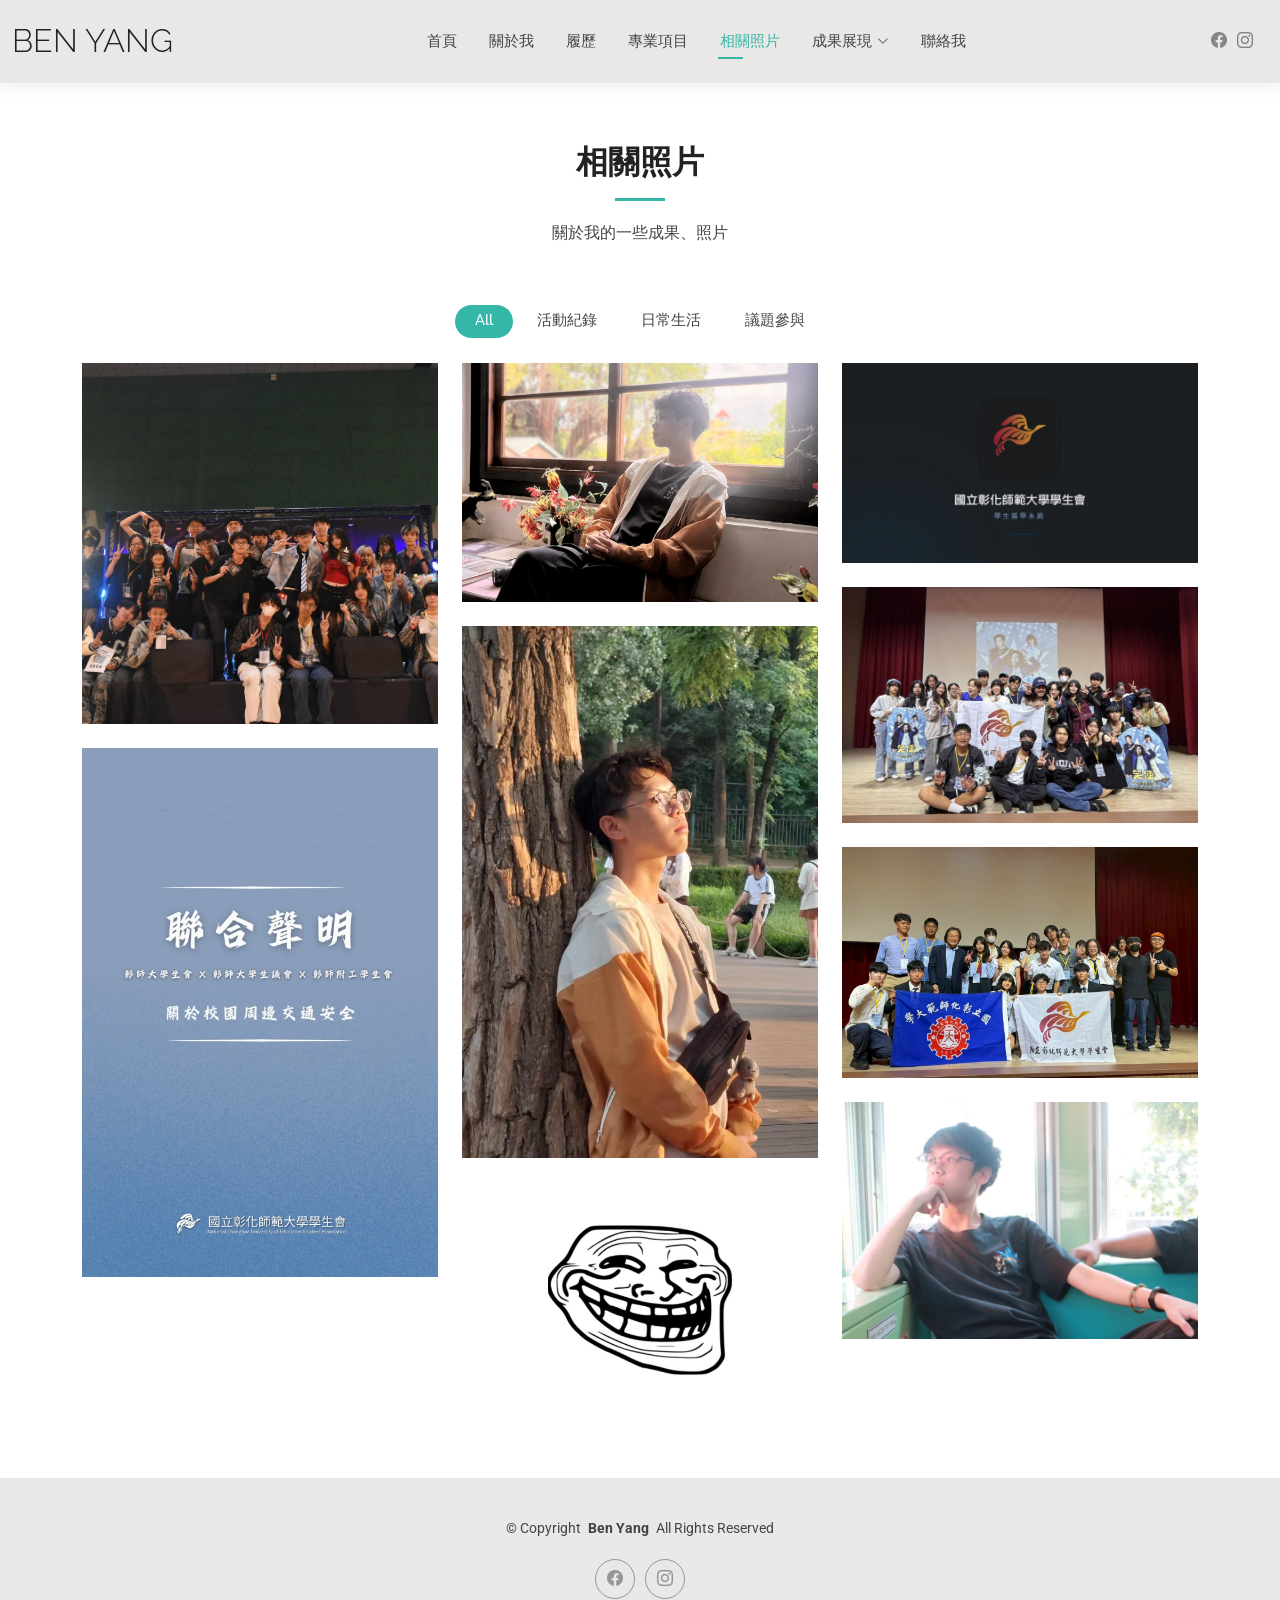
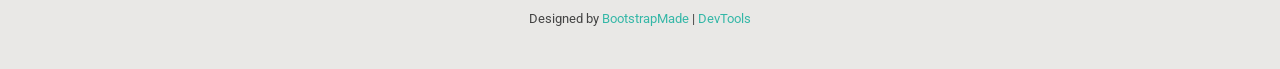
<file: portfolio.html>
<!DOCTYPE html>
<html lang="en">

<head>
  <meta charset="utf-8">
  <meta content="width=device-width, initial-scale=1.0" name="viewport">
  <title>相關照片 - 關於BEN YANG</title>
  <meta name="description" content="">
  <meta name="keywords" content="">

  <!-- Favicons -->
  <link href="assets/img/favicon.png" rel="icon">
  <link href="assets/img/apple-touch-icon.png" rel="apple-touch-icon">

  <!-- Fonts -->
  <link href="https://fonts.googleapis.com" rel="preconnect">
  <link href="https://fonts.gstatic.com" rel="preconnect" crossorigin>
  <link href="https://fonts.googleapis.com/css2?family=Roboto:ital,wght@0,100;0,300;0,400;0,500;0,700;0,900;1,100;1,300;1,400;1,500;1,700;1,900&family=Poppins:ital,wght@0,100;0,200;0,300;0,400;0,500;0,600;0,700;0,800;0,900;1,100;1,200;1,300;1,400;1,500;1,600;1,700;1,800;1,900&family=Raleway:ital,wght@0,100;0,200;0,300;0,400;0,500;0,600;0,700;0,800;0,900;1,100;1,200;1,300;1,400;1,500;1,600;1,700;1,800;1,900&display=swap" rel="stylesheet">

  <!-- Vendor CSS Files -->
  <link href="assets/vendor/bootstrap/css/bootstrap.min.css" rel="stylesheet">
  <link href="assets/vendor/bootstrap-icons/bootstrap-icons.css" rel="stylesheet">
  <link href="assets/vendor/aos/aos.css" rel="stylesheet">
  <link href="assets/vendor/swiper/swiper-bundle.min.css" rel="stylesheet">
  <link href="assets/vendor/glightbox/css/glightbox.min.css" rel="stylesheet">

  <!-- Main CSS File -->
  <link href="assets/css/main.css" rel="stylesheet">

  <!-- =======================================================
  * Template Name: Kelly
  * Template URL: https://bootstrapmade.com/kelly-free-bootstrap-cv-resume-html-template/
  * Updated: Aug 07 2024 with Bootstrap v5.3.3
  * Author: BootstrapMade.com
  * License: https://bootstrapmade.com/license/
  ======================================================== -->
</head>

<body class="portfolio-page">

   <header id="header" class="header d-flex align-items-center light-background sticky-top">
    <div class="container-fluid position-relative d-flex align-items-center justify-content-between">

      <a href="index.html" class="logo d-flex align-items-center me-auto me-xl-0">
        <!-- Uncomment the line below if you also wish to use an image logo -->
        <!-- <img src="assets/img/logo.png" alt=""> -->
        <h1 class="sitename">BEN YANG</h1>
      </a>

      <nav id="navmenu" class="navmenu">
        <ul>
          <li><a href="index.html">首頁</a></li>
          <li><a href="about.html">關於我</a></li>
          <li><a href="resume.html">履歷</a></li>
          <li><a href="services.html">專業項目</a></li>
          <li><a href="portfolio.html" class="active">相關照片</a></li>
          <li class="dropdown"><a href="#"><span>成果展現</span> <i class="bi bi-chevron-down toggle-dropdown"></i></a>
            <ul>
              <li><a href=" ">我曾經做過的事</a></li>
              <li class="dropdown"><a href="#"><span>學生會-NCUESA</span> <i class="bi bi-chevron-down toggle-dropdown"></i></a>
                <ul>
                  <li><a href="#">計畫 1</a></li>
                  <li><a href="#">計畫 2</a></li>
                  <li><a href="#">計畫 3</a></li>
                  <li><a href="#">計畫 4</a></li>
                  <li><a href="#">計畫 5</a></li>
                </ul>
              </li>
              <li><a href="#">大計畫 2</a></li>
              <li><a href="#">大計畫 3</a></li>
              <li><a href="#">大計畫 4</a></li>
            </ul>
          </li>
          <li><a href="contact.html">聯絡我</a></li>
        </ul>
        <i class="mobile-nav-toggle d-xl-none bi bi-list"></i>
      </nav>

      <div class="header-social-links">
          <a href="https://www.facebook.com/benyang0512/?locale=zh_TW" class="facebook" target="_blank"><i class="bi bi-facebook"></i></a>
        <a href="https://www.instagram.com/accounts/login/?next=%2Fbenyang_0512%2F&source=omni_redirect" class="instagram" target="_blank"><i class="bi bi-instagram"></i></a>
      </div>

    </div>
  </header>

  <main class="main">

    <!-- Portfolio Section -->
    <section id="portfolio" class="portfolio section">

      <!-- Section Title -->
      <div class="container section-title" data-aos="fade-up">
        <h2>相關照片</h2>
        <p>關於我的一些成果、照片</p>
      </div><!-- End Section Title -->

      <div class="container">

        <div class="isotope-layout" data-default-filter="*" data-layout="masonry" data-sort="original-order">

          <ul class="portfolio-filters isotope-filters" data-aos="fade-up" data-aos-delay="100">
            <li data-filter="*" class="filter-active">All</li>
            <li data-filter=".filter-app">活動紀錄</li>
            <li data-filter=".filter-product">日常生活</li>
            <li data-filter=".filter-branding">議題參與</li>
          </ul><!-- End Portfolio Filters -->

          <div class="row gy-4 isotope-container" data-aos="fade-up" data-aos-delay="200">

            <div class="col-lg-4 col-md-6 portfolio-item isotope-item filter-app">
              <img src="assets/img/masonry-portfolio/masonry-portfolio-1.jpg" class="img-fluid" alt="">
              <div class="portfolio-info">
                <h4>校園演唱會</h4>
                <p>怪聲怪CHILL • Upside World</p>
                <a href="assets/img/masonry-portfolio/masonry-portfolio-1.jpg" title="怪聲怪CHILL • Upside World" data-gallery="portfolio-gallery-app" class="glightbox preview-link"><i class="bi bi-zoom-in"></i></a>
                <a href="https://www.instagram.com/reel/DXl4ZSbTjaM/?utm_source=ig_web_copy_link&igsh=MzRlODBiNWFlZA==" title="More Details" class="details-link"><i class="bi bi-link-45deg"></i></a>
              </div>
            </div><!-- End Portfolio Item -->

            <div class="col-lg-4 col-md-6 portfolio-item isotope-item filter-product">
              <img src="assets/img/masonry-portfolio/masonry-portfolio-2.jpg" class="img-fluid" alt="">
              <div class="portfolio-info">
                <h4>我</h4>
                <p>我的日常</p>
                <a href="assets/img/masonry-portfolio/masonry-portfolio-2.jpg" title="我的日常" data-gallery="portfolio-gallery-product" class="glightbox preview-link"><i class="bi bi-zoom-in"></i></a>
                <a href="https://youtu.be/dQw4w9WgXcQ?si=PZQx3KIatGNVBfdV" title="More Details" class="details-link"><i class="bi bi-link-45deg"></i></a>
              </div>
            </div><!-- End Portfolio Item -->

            <div class="col-lg-4 col-md-6 portfolio-item isotope-item filter-branding">
              <img src="assets/img/masonry-portfolio/masonry-portfolio-3.jpg" class="img-fluid" alt="">
              <div class="portfolio-info">
                <h4>校內選舉系統改革</h4>
                <p>推行無紙化投票、三合一選舉</p>
                <a href="assets/img/masonry-portfolio/masonry-portfolio-3.jpg" title="推行無紙化投票、三合一選舉" data-gallery="portfolio-gallery-branding" class="glightbox preview-link"><i class="bi bi-zoom-in"></i></a>
                <a href="https://sa-election.ncue.edu.tw/auth/login" title="More Details" class="details-link"><i class="bi bi-link-45deg"></i></a>
              </div>
            </div><!-- End Portfolio Item -->

            <div class="col-lg-4 col-md-6 portfolio-item isotope-item filter-app">
              <img src="assets/img/masonry-portfolio/masonry-portfolio-4.jpg" class="img-fluid" alt="">
              <div class="portfolio-info">
                <h4>校園脫口秀</h4>
                <p>笑使-2025校園巡迴脫口秀</p>
                <a href="assets/img/masonry-portfolio/masonry-portfolio-4.jpg" title="笑使-2025校園巡迴脫口秀" data-gallery="portfolio-gallery-app" class="glightbox preview-link"><i class="bi bi-zoom-in"></i></a>
                <a href="https://www.instagram.com/reel/DYgj_G6mmx_/?utm_source=ig_web_copy_link&igsh=MzRlODBiNWFlZA==" title="More Details" class="details-link"><i class="bi bi-link-45deg"></i></a>
              </div>
            </div><!-- End Portfolio Item -->

            <div class="col-lg-4 col-md-6 portfolio-item isotope-item filter-product">
              <img src="assets/img/masonry-portfolio/masonry-portfolio-5.jpg" class="img-fluid" alt="">
              <div class="portfolio-info">
                <h4>還是我</h4>
                <p>好想睡覺</p>
                <a href="assets/img/masonry-portfolio/masonry-portfolio-5.jpg" title="好想睡覺" data-gallery="portfolio-gallery-product" class="glightbox preview-link"><i class="bi bi-zoom-in"></i></a>
                <a href="https://youtu.be/ejhcSi4W568?si=LCesmLHW5-bFq7OA" title="More Details" class="details-link"><i class="bi bi-link-45deg"></i></a>
              </div>
            </div><!-- End Portfolio Item -->

            <div class="col-lg-4 col-md-6 portfolio-item isotope-item filter-branding">
              <img src="assets/img/masonry-portfolio/masonry-portfolio-6.jpg" class="img-fluid" alt="">
              <div class="portfolio-info">
                <h4>校園周邊交通安全</h4>
                <p>三會聯合聲明</p>
                <a href="assets/img/masonry-portfolio/masonry-portfolio-6.jpg" title="彰師大學生會x彰師大學生議會x彰師附工學生會聯合聲明" data-gallery="portfolio-gallery-branding" class="glightbox preview-link"><i class="bi bi-zoom-in"></i></a>
                <a href="https://www.instagram.com/p/DYWu26jE8UP/?utm_source=ig_web_copy_link&igsh=MzRlODBiNWFlZA==" title="More Details" class="details-link"><i class="bi bi-link-45deg"></i></a>
              </div>
            </div><!-- End Portfolio Item -->

            <div class="col-lg-4 col-md-6 portfolio-item isotope-item filter-app">
              <img src="assets/img/masonry-portfolio/masonry-portfolio-7.jpg" class="img-fluid" alt="">
              <div class="portfolio-info">
                <h4>王世堅立法委員講座</h4>
                <p>政治實務溝通 從經驗談青年參與</p>
                <a href="assets/img/masonry-portfolio/masonry-portfolio-7.jpg" title="政治實務溝通 從經驗談青年參與" data-gallery="portfolio-gallery-app" class="glightbox preview-link"><i class="bi bi-zoom-in"></i></a>
                <a href="https://www.instagram.com/p/DYRmcBVz-or/?utm_source=ig_web_copy_link" title="More Details" class="details-link"><i class="bi bi-link-45deg"></i></a>
              </div>
            </div><!-- End Portfolio Item -->

            <div class="col-lg-4 col-md-6 portfolio-item isotope-item filter-product">
              <img src="assets/img/masonry-portfolio/masonry-portfolio-8.jpg" class="img-fluid" alt="">
              <div class="portfolio-info">
                <h4>又是我</h4>
                <p>我是廢物</p>
                <a href="assets/img/masonry-portfolio/masonry-portfolio-8.jpg" title="我是廢物" data-gallery="portfolio-gallery-product" class="glightbox preview-link"><i class="bi bi-zoom-in"></i></a>
                <a href="https://youtu.be/ZZ5LpwO-An4?si=bEc7hgVFLdCwH_ae" title="More Details" class="details-link"><i class="bi bi-link-45deg"></i></a>
              </div>
            </div><!-- End Portfolio Item -->

            <div class="col-lg-4 col-md-6 portfolio-item isotope-item filter-branding">
              <img src="assets/img/masonry-portfolio/masonry-portfolio-9.jpg" class="img-fluid" alt="">
              <div class="portfolio-info">
                <h4>敬請期待</h4>
                <p>敬請期待</p>
                <a href="assets/img/masonry-portfolio/masonry-portfolio-9.jpg" title="還真的點進來看阿" data-gallery="portfolio-gallery-branding" class="glightbox preview-link"><i class="bi bi-zoom-in"></i></a>
                <a href="https://youtube.com/shorts/NKgYunocgyQ?si=JCz9aM-nkvpy0p2E" title="More Details" class="details-link"><i class="bi bi-link-45deg"></i></a>
              </div>
            </div><!-- End Portfolio Item -->

          </div><!-- End Portfolio Container -->

        </div>

      </div>

    </section><!-- /Portfolio Section -->

  </main>

 <footer id="footer" class="footer light-background">

    <div class="container">
      <div class="copyright text-center ">
        <p>© <span>Copyright</span> <strong class="px-1 sitename">Ben Yang</strong> <span>All Rights Reserved<br></span></p>
      </div>
      <div class="social-links d-flex justify-content-center">
        <a href="https://www.facebook.com/benyang0512/?locale=zh_TW"><i class="bi bi-facebook"></i></a>
        <a href="https://www.instagram.com/accounts/login/?next=%2Fbenyang_0512%2F&source=omni_redirect"><i class="bi bi-instagram"></i></a>
      </div>
      <div class="credits">
        <!-- All the links in the footer should remain intact. -->
        <!-- You can delete the links only if you've purchased the pro version. -->
        <!-- Licensing information: https://bootstrapmade.com/license/ -->
        <!-- Purchase the pro version with working PHP/AJAX contact form: [buy-url] -->
        Designed by <a href="https://bootstrapmade.com/">BootstrapMade</a> | <a href="https://bootstrapmade.com/tools/">DevTools</a>
      </div>
    </div>

  </footer>


  <!-- Scroll Top -->
  <a href="#" id="scroll-top" class="scroll-top d-flex align-items-center justify-content-center"><i class="bi bi-arrow-up-short"></i></a>

  <!-- Preloader -->
  <div id="preloader"></div>

  <!-- Vendor JS Files -->
  <script src="assets/vendor/bootstrap/js/bootstrap.bundle.min.js"></script>
  <script src="assets/vendor/php-email-form/validate.js"></script>
  <script src="assets/vendor/aos/aos.js"></script>
  <script src="assets/vendor/waypoints/noframework.waypoints.js"></script>
  <script src="assets/vendor/purecounter/purecounter_vanilla.js"></script>
  <script src="assets/vendor/swiper/swiper-bundle.min.js"></script>
  <script src="assets/vendor/glightbox/js/glightbox.min.js"></script>
  <script src="assets/vendor/imagesloaded/imagesloaded.pkgd.min.js"></script>
  <script src="assets/vendor/isotope-layout/isotope.pkgd.min.js"></script>

  <!-- Main JS File -->
  <script src="assets/js/main.js"></script>

</body>

</html>
</file>
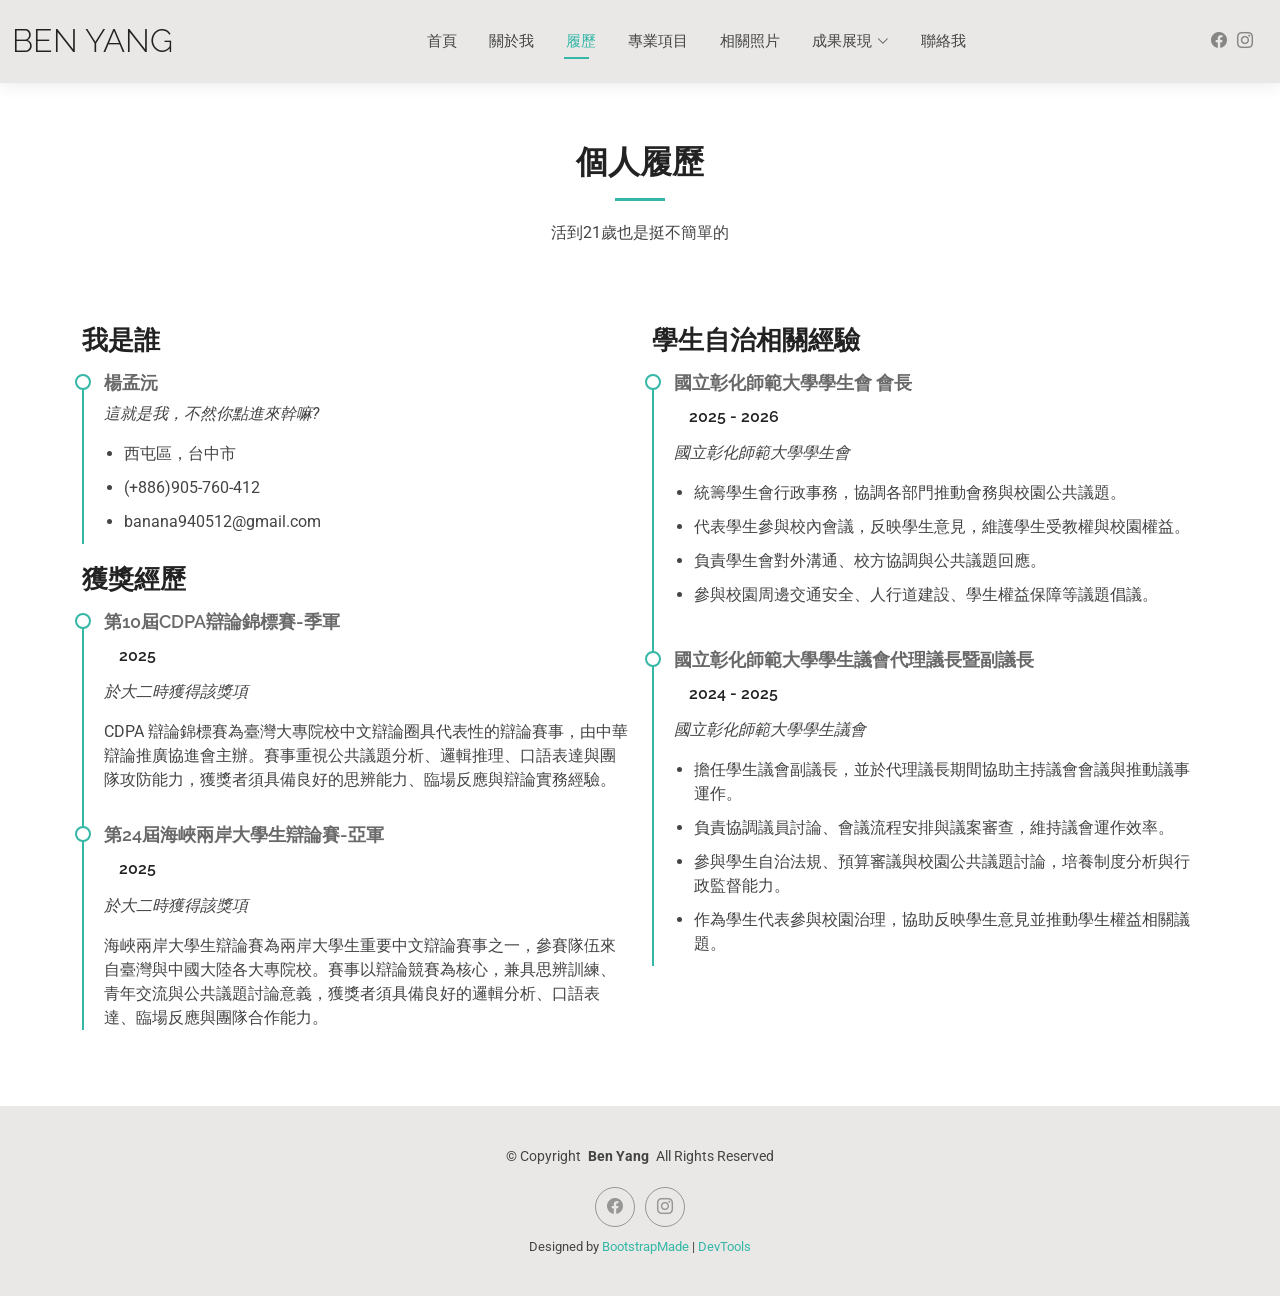
<file: resume.html>
<!DOCTYPE html>
<html lang="en">

<head>
  <meta charset="utf-8">
  <meta content="width=device-width, initial-scale=1.0" name="viewport">
  <title>履歷 - 關於BEN YANG</title>
  <meta name="description" content="">
  <meta name="keywords" content="">

  <!-- Favicons -->
  <link href="assets/img/favicon.png" rel="icon">
  <link href="assets/img/apple-touch-icon.png" rel="apple-touch-icon">

  <!-- Fonts -->
  <link href="https://fonts.googleapis.com" rel="preconnect">
  <link href="https://fonts.gstatic.com" rel="preconnect" crossorigin>
  <link href="https://fonts.googleapis.com/css2?family=Roboto:ital,wght@0,100;0,300;0,400;0,500;0,700;0,900;1,100;1,300;1,400;1,500;1,700;1,900&family=Poppins:ital,wght@0,100;0,200;0,300;0,400;0,500;0,600;0,700;0,800;0,900;1,100;1,200;1,300;1,400;1,500;1,600;1,700;1,800;1,900&family=Raleway:ital,wght@0,100;0,200;0,300;0,400;0,500;0,600;0,700;0,800;0,900;1,100;1,200;1,300;1,400;1,500;1,600;1,700;1,800;1,900&display=swap" rel="stylesheet">

  <!-- Vendor CSS Files -->
  <link href="assets/vendor/bootstrap/css/bootstrap.min.css" rel="stylesheet">
  <link href="assets/vendor/bootstrap-icons/bootstrap-icons.css" rel="stylesheet">
  <link href="assets/vendor/aos/aos.css" rel="stylesheet">
  <link href="assets/vendor/swiper/swiper-bundle.min.css" rel="stylesheet">
  <link href="assets/vendor/glightbox/css/glightbox.min.css" rel="stylesheet">

  <!-- Main CSS File -->
  <link href="assets/css/main.css" rel="stylesheet">

  <!-- =======================================================
  * Template Name: Kelly
  * Template URL: https://bootstrapmade.com/kelly-free-bootstrap-cv-resume-html-template/
  * Updated: Aug 07 2024 with Bootstrap v5.3.3
  * Author: BootstrapMade.com
  * License: https://bootstrapmade.com/license/
  ======================================================== -->
</head>

<body class="resume-page">

   <header id="header" class="header d-flex align-items-center light-background sticky-top">
    <div class="container-fluid position-relative d-flex align-items-center justify-content-between">

      <a href="index.html" class="logo d-flex align-items-center me-auto me-xl-0">
        <!-- Uncomment the line below if you also wish to use an image logo -->
        <!-- <img src="assets/img/logo.png" alt=""> -->
        <h1 class="sitename">BEN YANG</h1>
      </a>

      <nav id="navmenu" class="navmenu">
        <ul>
          <li><a href="index.html" >首頁</a></li>
          <li><a href="about.html">關於我</a></li>
          <li><a href="resume.html"class="active">履歷</a></li>
          <li><a href="services.html">專業項目</a></li>
          <li><a href="portfolio.html">相關照片</a></li>
          <li class="dropdown"><a href="#"><span>成果展現</span> <i class="bi bi-chevron-down toggle-dropdown"></i></a>
            <ul>
              <li><a href=" ">我曾經做過的事</a></li>
              <li class="dropdown"><a href="#"><span>學生會-NCUESA</span> <i class="bi bi-chevron-down toggle-dropdown"></i></a>
                <ul>
                  <li><a href="#">計畫 1</a></li>
                  <li><a href="#">計畫 2</a></li>
                  <li><a href="#">計畫 3</a></li>
                  <li><a href="#">計畫 4</a></li>
                  <li><a href="#">計畫 5</a></li>
                </ul>
              </li>
              <li><a href="#">大計畫 2</a></li>
              <li><a href="#">大計畫 3</a></li>
              <li><a href="#">大計畫 4</a></li>
            </ul>
          </li>
          <li><a href="contact.html">聯絡我</a></li>
        </ul>
        <i class="mobile-nav-toggle d-xl-none bi bi-list"></i>
      </nav>

      <div class="header-social-links">
          <a href="https://www.facebook.com/benyang0512/?locale=zh_TW" class="facebook" target="_blank"><i class="bi bi-facebook"></i></a>
        <a href="https://www.instagram.com/accounts/login/?next=%2Fbenyang_0512%2F&source=omni_redirect" class="instagram" target="_blank"><i class="bi bi-instagram"></i></a>
      </div>

    </div>
  </header>

  <main class="main">

    <!-- Resume Section -->
    <section id="resume" class="resume section">

      <!-- Section Title -->
      <div class="container section-title" data-aos="fade-up">
        <h2>個人履歷</h2>
        <p>活到21歲也是挺不簡單的</p>
      </div><!-- End Section Title -->

      <div class="container">

        <div class="row">

          <div class="col-lg-6" data-aos="fade-up" data-aos-delay="100">
            <h3 class="resume-title">我是誰</h3>

            <div class="resume-item pb-0">
              <h4>楊孟沅</h4>
              <p><em>這就是我，不然你點進來幹嘛?</em></p>
              <ul>
                <li>西屯區，台中市</li>
                <li>(+886)905-760-412</li>
                <li>banana940512@gmail.com</li>
              </ul>
            </div><!-- Edn Resume Item -->

            <h3 class="resume-title">獲獎經歷</h3>
            <div class="resume-item">
              <h4>第10屆CDPA辯論錦標賽-季軍</h4>
              <h5>2025</h5>
              <p><em>於大二時獲得該獎項</em></p>
              <p>CDPA 辯論錦標賽為臺灣大專院校中文辯論圈具代表性的辯論賽事，由中華辯論推廣協進會主辦。賽事重視公共議題分析、邏輯推理、口語表達與團隊攻防能力，獲獎者須具備良好的思辨能力、臨場反應與辯論實務經驗。</p>
            </div><!-- Edn Resume Item -->

            <div class="resume-item">
              <h4>第24屆海峽兩岸大學生辯論賽-亞軍</h4>
              <h5>2025</h5>
              <p><em>於大二時獲得該獎項</em></p>
              <p>海峽兩岸大學生辯論賽為兩岸大學生重要中文辯論賽事之一，參賽隊伍來自臺灣與中國大陸各大專院校。賽事以辯論競賽為核心，兼具思辨訓練、青年交流與公共議題討論意義，獲獎者須具備良好的邏輯分析、口語表達、臨場反應與團隊合作能力。</p>
            </div><!-- Edn Resume Item -->

          </div>

          <div class="col-lg-6" data-aos="fade-up" data-aos-delay="200">
            <h3 class="resume-title">學生自治相關經驗</h3>
            <div class="resume-item">
              <h4>國立彰化師範大學學生會 會長</h4>
              <h5>2025 - 2026</h5>
              <p><em>國立彰化師範大學學生會</em></p>
              <ul>
                <li>統籌學生會行政事務，協調各部門推動會務與校園公共議題。</li>
                <li>代表學生參與校內會議，反映學生意見，維護學生受教權與校園權益。</li>
                <li>負責學生會對外溝通、校方協調與公共議題回應。</li>
                <li>參與校園周邊交通安全、人行道建設、學生權益保障等議題倡議。</li>
              </ul>
            </div><!-- Edn Resume Item -->

            <div class="resume-item">
              <h4>國立彰化師範大學學生議會代理議長暨副議長</h4>
              <h5>2024 - 2025</h5>
              <p><em>國立彰化師範大學學生議會</em></p>
              <ul>
                <li>擔任學生議會副議長，並於代理議長期間協助主持議會會議與推動議事運作。</li>
                <li>負責協調議員討論、會議流程安排與議案審查，維持議會運作效率。</li>
                <li>參與學生自治法規、預算審議與校園公共議題討論，培養制度分析與行政監督能力。</li>
                <li>作為學生代表參與校園治理，協助反映學生意見並推動學生權益相關議題。</li>
              </ul>
            </div><!-- Edn Resume Item -->

          </div>

        </div>

      </div>

    </section><!-- /Resume Section -->

  </main>

 <footer id="footer" class="footer light-background">

    <div class="container">
      <div class="copyright text-center ">
        <p>© <span>Copyright</span> <strong class="px-1 sitename">Ben Yang</strong> <span>All Rights Reserved<br></span></p>
      </div>
      <div class="social-links d-flex justify-content-center">
        <a href="https://www.facebook.com/benyang0512/?locale=zh_TW"><i class="bi bi-facebook"></i></a>
        <a href="https://www.instagram.com/accounts/login/?next=%2Fbenyang_0512%2F&source=omni_redirect"><i class="bi bi-instagram"></i></a>
      </div>
      <div class="credits">
        <!-- All the links in the footer should remain intact. -->
        <!-- You can delete the links only if you've purchased the pro version. -->
        <!-- Licensing information: https://bootstrapmade.com/license/ -->
        <!-- Purchase the pro version with working PHP/AJAX contact form: [buy-url] -->
        Designed by <a href="https://bootstrapmade.com/">BootstrapMade</a> | <a href="https://bootstrapmade.com/tools/">DevTools</a>
      </div>
    </div>

  </footer>


  <!-- Scroll Top -->
  <a href="#" id="scroll-top" class="scroll-top d-flex align-items-center justify-content-center"><i class="bi bi-arrow-up-short"></i></a>

  <!-- Preloader -->
  <div id="preloader"></div>

  <!-- Vendor JS Files -->
  <script src="assets/vendor/bootstrap/js/bootstrap.bundle.min.js"></script>
  <script src="assets/vendor/php-email-form/validate.js"></script>
  <script src="assets/vendor/aos/aos.js"></script>
  <script src="assets/vendor/waypoints/noframework.waypoints.js"></script>
  <script src="assets/vendor/purecounter/purecounter_vanilla.js"></script>
  <script src="assets/vendor/swiper/swiper-bundle.min.js"></script>
  <script src="assets/vendor/glightbox/js/glightbox.min.js"></script>
  <script src="assets/vendor/imagesloaded/imagesloaded.pkgd.min.js"></script>
  <script src="assets/vendor/isotope-layout/isotope.pkgd.min.js"></script>

  <!-- Main JS File -->
  <script src="assets/js/main.js"></script>

</body>

</html>
</file>
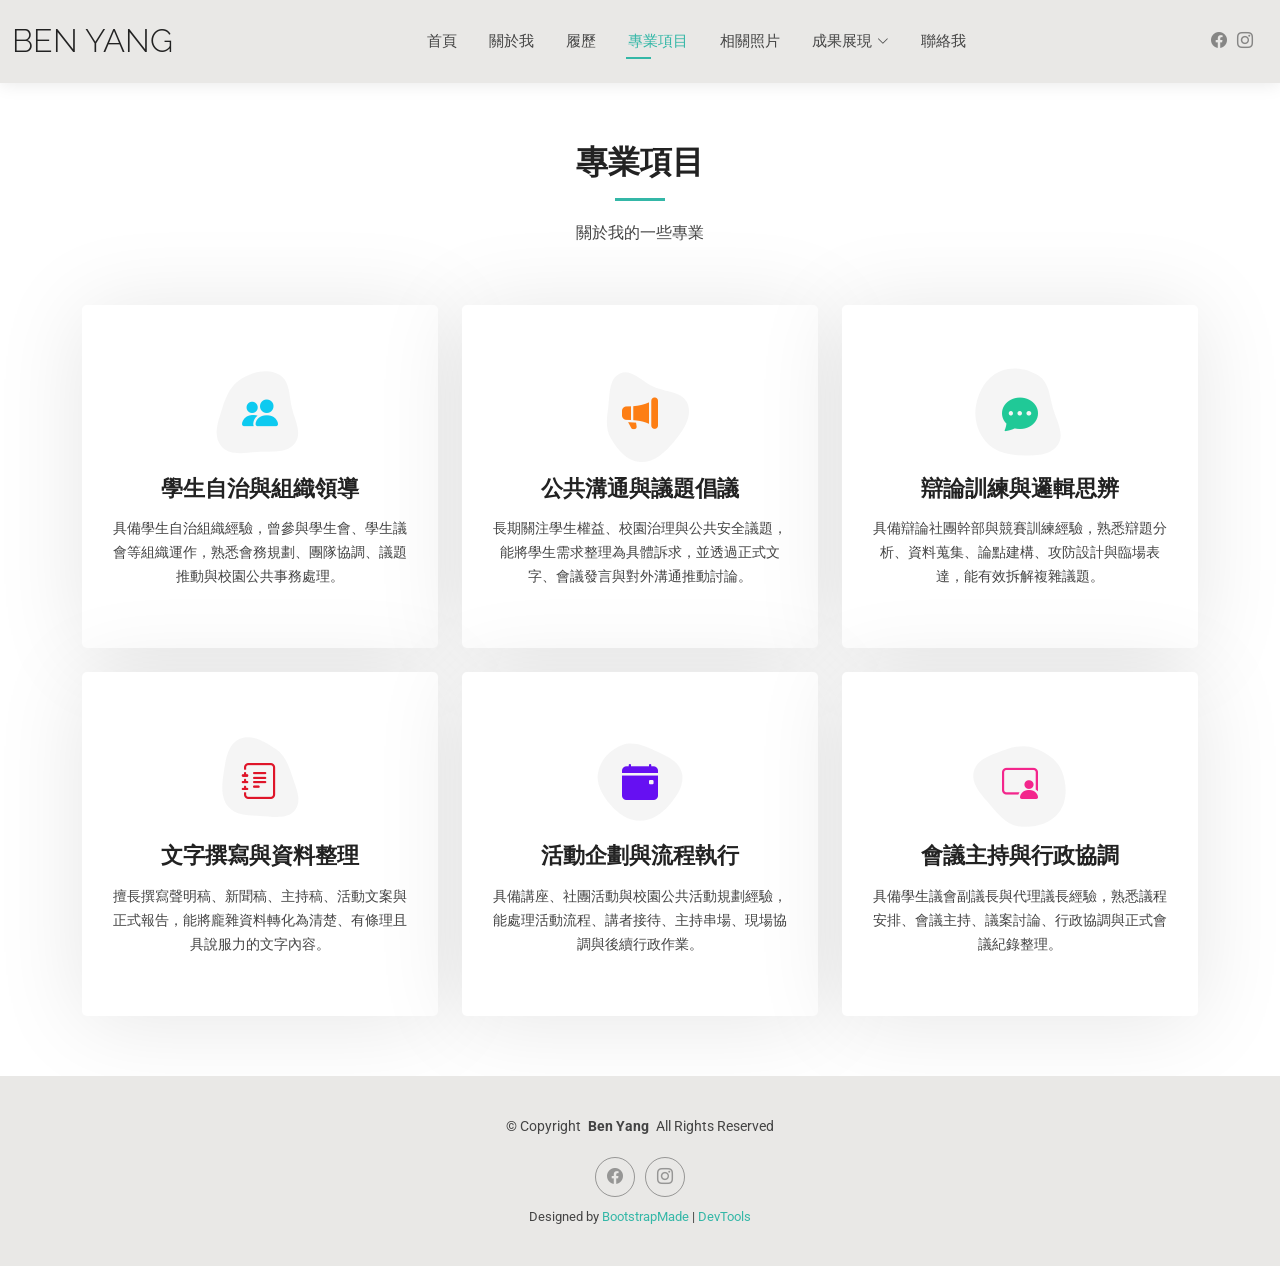
<file: services.html>
<!DOCTYPE html>
<html lang="en">

<head>
  <meta charset="utf-8">
  <meta content="width=device-width, initial-scale=1.0" name="viewport">
  <title>專業項目 - 關於BEN YANG</title>
  <meta name="description" content="">
  <meta name="keywords" content="">

  <!-- Favicons -->
  <link href="assets/img/favicon.png" rel="icon">
  <link href="assets/img/apple-touch-icon.png" rel="apple-touch-icon">

  <!-- Fonts -->
  <link href="https://fonts.googleapis.com" rel="preconnect">
  <link href="https://fonts.gstatic.com" rel="preconnect" crossorigin>
  <link href="https://fonts.googleapis.com/css2?family=Roboto:ital,wght@0,100;0,300;0,400;0,500;0,700;0,900;1,100;1,300;1,400;1,500;1,700;1,900&family=Poppins:ital,wght@0,100;0,200;0,300;0,400;0,500;0,600;0,700;0,800;0,900;1,100;1,200;1,300;1,400;1,500;1,600;1,700;1,800;1,900&family=Raleway:ital,wght@0,100;0,200;0,300;0,400;0,500;0,600;0,700;0,800;0,900;1,100;1,200;1,300;1,400;1,500;1,600;1,700;1,800;1,900&display=swap" rel="stylesheet">

  <!-- Vendor CSS Files -->
  <link href="assets/vendor/bootstrap/css/bootstrap.min.css" rel="stylesheet">
  <link href="assets/vendor/bootstrap-icons/bootstrap-icons.css" rel="stylesheet">
  <link href="assets/vendor/aos/aos.css" rel="stylesheet">
  <link href="assets/vendor/swiper/swiper-bundle.min.css" rel="stylesheet">
  <link href="assets/vendor/glightbox/css/glightbox.min.css" rel="stylesheet">

  <!-- Main CSS File -->
  <link href="assets/css/main.css" rel="stylesheet">

  <!-- =======================================================
  * Template Name: Kelly
  * Template URL: https://bootstrapmade.com/kelly-free-bootstrap-cv-resume-html-template/
  * Updated: Aug 07 2024 with Bootstrap v5.3.3
  * Author: BootstrapMade.com
  * License: https://bootstrapmade.com/license/
  ======================================================== -->
</head>

<body class="services-page">

  <header id="header" class="header d-flex align-items-center light-background sticky-top">
    <div class="container-fluid position-relative d-flex align-items-center justify-content-between">

      <a href="index.html" class="logo d-flex align-items-center me-auto me-xl-0">
        <!-- Uncomment the line below if you also wish to use an image logo -->
        <!-- <img src="assets/img/logo.png" alt=""> -->
        <h1 class="sitename">BEN YANG</h1>
      </a>

      <nav id="navmenu" class="navmenu">
        <ul>
          <li><a href="index.html">首頁</a></li>
          <li><a href="about.html">關於我</a></li>
          <li><a href="resume.html">履歷</a></li>
          <li><a href="services.html" class="active">專業項目</a></li>
          <li><a href="portfolio.html">相關照片</a></li>
          <li class="dropdown"><a href="#"><span>成果展現</span> <i class="bi bi-chevron-down toggle-dropdown"></i></a>
            <ul>
              <li><a href=" ">我曾經做過的事</a></li>
              <li class="dropdown"><a href="#"><span>學生會-NCUESA</span> <i class="bi bi-chevron-down toggle-dropdown"></i></a>
                <ul>
                  <li><a href="#">計畫 1</a></li>
                  <li><a href="#">計畫 2</a></li>
                  <li><a href="#">計畫 3</a></li>
                  <li><a href="#">計畫 4</a></li>
                  <li><a href="#">計畫 5</a></li>
                </ul>
              </li>
              <li><a href="#">大計畫 2</a></li>
              <li><a href="#">大計畫 3</a></li>
              <li><a href="#">大計畫 4</a></li>
            </ul>
          </li>
          <li><a href="contact.html">聯絡我</a></li>
        </ul>
        <i class="mobile-nav-toggle d-xl-none bi bi-list"></i>
      </nav>

      <div class="header-social-links">
          <a href="https://www.facebook.com/benyang0512/?locale=zh_TW" class="facebook" target="_blank"><i class="bi bi-facebook"></i></a>
        <a href="https://www.instagram.com/accounts/login/?next=%2Fbenyang_0512%2F&source=omni_redirect" class="instagram" target="_blank"><i class="bi bi-instagram"></i></a>
      </div>

    </div>
  </header>

  <main class="main">

    <!-- Services Section -->
    <section id="services" class="services section">

      <!-- Section Title -->
      <div class="container section-title" data-aos="fade-up">
        <h2>專業項目</h2>
        <p>關於我的一些專業</p>
      </div><!-- End Section Title -->

      <div class="container">

        <div class="row gy-4">

          <div class="col-lg-4 col-md-6" data-aos="fade-up" data-aos-delay="100">
            <div class="service-item item-cyan position-relative">
              <div class="icon">
                <svg width="100" height="100" viewBox="0 0 600 600" xmlns="http://www.w3.org/2000/svg">
                  <path stroke="none" stroke-width="0" fill="#f5f5f5" d="M300,521.0016835830174C376.1290562159157,517.8887921683347,466.0731472004068,529.7835943286574,510.70327084640275,468.03025145048787C554.3714126377745,407.6079735673963,508.03601936045806,328.9844924480964,491.2728898941984,256.3432110539036C474.5976632858925,184.082847569629,479.9380746630129,96.60480741107993,416.23090153303,58.64404602377083C348.86323505073057,18.502131276798302,261.93793281208167,40.57373210992963,193.5410806939664,78.93577620505333C130.42746243093433,114.334589627462,98.30271207620316,179.96522072025542,76.75703585869454,249.04625023123273C51.97151888228291,328.5150500222984,13.704378332031375,421.85034740162234,66.52175969318436,486.19268352777647C119.04800174914682,550.1803526380478,217.28368757567262,524.383925680826,300,521.0016835830174"></path>
                </svg>
                <i class="bi bi-people-fill"></i>
              </div>
              <a href="#" class="stretched-link">
                <h3>學生自治與組織領導</h3>
              </a>
              <p>具備學生自治組織經驗，曾參與學生會、學生議會等組織運作，熟悉會務規劃、團隊協調、議題推動與校園公共事務處理。</p>
            </div>
          </div><!-- End Service Item -->

          <div class="col-lg-4 col-md-6" data-aos="fade-up" data-aos-delay="200">
            <div class="service-item item-orange position-relative">
              <div class="icon">
                <svg width="100" height="100" viewBox="0 0 600 600" xmlns="http://www.w3.org/2000/svg">
                  <path stroke="none" stroke-width="0" fill="#f5f5f5" d="M300,582.0697525312426C382.5290701553225,586.8405444964366,449.9789794690241,525.3245884688669,502.5850820975895,461.55621195738473C556.606425686781,396.0723002908107,615.8543463187945,314.28637112970534,586.6730223649479,234.56875336149918C558.9533121215079,158.8439757836574,454.9685369536778,164.00468322053177,381.49747125262974,130.76875717737553C312.15926192815925,99.40240125094834,248.97055460311594,18.661163978235184,179.8680185752513,50.54337015887873C110.5421016452524,82.52863877960104,119.82277516462835,180.83849132639028,109.12597500060166,256.43424936330496C100.08760227029461,320.3096726198365,92.17705696193138,384.0621239912766,124.79988738764834,439.7174275375508C164.83382741302287,508.01625554203684,220.96474134820875,577.5009287672846,300,582.0697525312426"></path>
                </svg>
                <i class="bi bi-megaphone-fill"></i>
              </div>
              <a href="#" class="stretched-link">
                <h3>公共溝通與議題倡議</h3>
              </a>
              <p>長期關注學生權益、校園治理與公共安全議題，能將學生需求整理為具體訴求，並透過正式文字、會議發言與對外溝通推動討論。</p>
            </div>
          </div><!-- End Service Item -->

          <div class="col-lg-4 col-md-6" data-aos="fade-up" data-aos-delay="300">
            <div class="service-item item-teal position-relative">
              <div class="icon">
                <svg width="100" height="100" viewBox="0 0 600 600" xmlns="http://www.w3.org/2000/svg">
                  <path stroke="none" stroke-width="0" fill="#f5f5f5" d="M300,541.5067337569781C382.14930387511276,545.0595476570109,479.8736841581634,548.3450877840088,526.4010558755058,480.5488172755941C571.5218469581645,414.80211281144784,517.5187510058486,332.0715597781072,496.52539010469104,255.14436215662573C477.37192572678356,184.95920475031193,473.57363656557914,105.61284051026155,413.0603344069578,65.22779650032875C343.27470386102294,18.654635553484475,251.2091493199835,5.337323636656869,175.0934190732945,40.62881213300186C97.87086631185822,76.43348514350839,51.98124368387456,156.15599469081315,36.44837278890362,239.84606092416172C21.716077023791087,319.22268207091537,43.775223500013084,401.1760424656574,96.891909868211,461.97329694683043C147.22146801428983,519.5804099606455,223.5754009179313,538.201503339737,300,541.5067337569781"></path>
                </svg>
                <i class="bi bi-chat-dots-fill"></i>
              </div>
              <a href="#" class="stretched-link">
                <h3>辯論訓練與邏輯思辨</h3>
              </a>
              <p>具備辯論社團幹部與競賽訓練經驗，熟悉辯題分析、資料蒐集、論點建構、攻防設計與臨場表達，能有效拆解複雜議題。</p>
            </div>
          </div><!-- End Service Item -->

          <div class="col-lg-4 col-md-6" data-aos="fade-up" data-aos-delay="400">
            <div class="service-item item-red position-relative">
              <div class="icon">
                <svg width="100" height="100" viewBox="0 0 600 600" xmlns="http://www.w3.org/2000/svg">
                  <path stroke="none" stroke-width="0" fill="#f5f5f5" d="M300,503.46388370962813C374.79870501325706,506.71871716319447,464.8034551963731,527.1746412648533,510.4981551193396,467.86667711651364C555.9287308511215,408.9015244558933,512.6030010748507,327.5744911775523,490.211057578863,256.5855673507754C471.097692560561,195.9906835881958,447.69079081568157,138.11976852964426,395.19560036434837,102.3242989838813C329.3053358748298,57.3949838291264,248.02791733380457,8.279543830951368,175.87071277845988,42.242879143198664C103.41431057327972,76.34704239035025,93.79494320519305,170.9812938413882,81.28167332365135,250.07896920659033C70.17666984294237,320.27484674793965,64.84698225790005,396.69656628748305,111.28512138212992,450.4950937839243C156.20124167950087,502.5303643271138,231.32542653798444,500.4755392045468,300,503.46388370962813"></path>
                </svg>
                <i class="bi bi-journal-text"></i>
              </div>
              <a href="#" class="stretched-link">
                <h3>文字撰寫與資料整理</h3>
              </a>
              <p>擅長撰寫聲明稿、新聞稿、主持稿、活動文案與正式報告，能將龐雜資料轉化為清楚、有條理且具說服力的文字內容。</p>
              <a href="#" class="stretched-link"></a>
            </div>
          </div><!-- End Service Item -->

          <div class="col-lg-4 col-md-6" data-aos="fade-up" data-aos-delay="500">
            <div class="service-item item-indigo position-relative">
              <div class="icon">
                <svg width="100" height="100" viewBox="0 0 600 600" xmlns="http://www.w3.org/2000/svg">
                  <path stroke="none" stroke-width="0" fill="#f5f5f5" d="M300,532.3542879108572C369.38199826031484,532.3153073249985,429.10787420159085,491.63046689027357,474.5244479745417,439.17860296908856C522.8885846962883,383.3225815378663,569.1668002868075,314.3205725914397,550.7432151929288,242.7694973846089C532.6665558377875,172.5657663291529,456.2379748765914,142.6223662098291,390.3689995646985,112.34683881706744C326.66090330228417,83.06452184765237,258.84405631176094,53.51806209861945,193.32584062364296,78.48882559362697C121.61183558270385,105.82097193414197,62.805066853699245,167.19869350419734,48.57481801355237,242.6138429142374C34.843463184063346,315.3850353017275,76.69343916112496,383.4422959591041,125.22947124332185,439.3748458443577C170.7312796277747,491.8107796887764,230.57421082200815,532.3932930995766,300,532.3542879108572"></path>
                </svg>
                <i class="bi bi-calendar-event-fill icon"></i>
              </div>
              <a href="#" class="stretched-link">
                <h3>活動企劃與流程執行</h3>
              </a>
              <p>具備講座、社團活動與校園公共活動規劃經驗，能處理活動流程、講者接待、主持串場、現場協調與後續行政作業。</p>
              <a href="#" class="stretched-link"></a>
            </div>
          </div><!-- End Service Item -->

          <div class="col-lg-4 col-md-6" data-aos="fade-up" data-aos-delay="600">
            <div class="service-item item-pink position-relative">
              <div class="icon">
                <svg width="100" height="100" viewBox="0 0 600 600" xmlns="http://www.w3.org/2000/svg">
                  <path stroke="none" stroke-width="0" fill="#f5f5f5" d="M300,566.797414625762C385.7384707136149,576.1784315230908,478.7894351017131,552.8928747891023,531.9192734346935,484.94944893311C584.6109503024035,417.5663521118492,582.489472248146,322.67544863468447,553.9536738515405,242.03673114598146C529.1557734026468,171.96086150256528,465.24506316201064,127.66468636344209,395.9583748389544,100.7403814666027C334.2173773831606,76.7482773500951,269.4350130405921,84.62216499799875,207.1952322260088,107.2889140133804C132.92018162631612,134.33871894543012,41.79353780512637,160.00259165414826,22.644507872594943,236.69541883565114C3.319112789854554,314.0945973066697,72.72355303640163,379.243833228382,124.04198916343866,440.3218312028393C172.9286146004772,498.5055451809895,224.45579914871206,558.5317968840102,300,566.797414625762"></path>
                </svg>
                <i class="bi bi-person-video3"></i>
              </div>
              <a href="#" class="stretched-link">
                <h3>會議主持與行政協調</h3>
              </a>
              <p>具備學生議會副議長與代理議長經驗，熟悉議程安排、會議主持、議案討論、行政協調與正式會議紀錄整理。</p>
              <a href="#" class="stretched-link"></a>
            </div>
          </div><!-- End Service Item -->

        </div>

      </div>

    </section><!-- /Services Section -->

  </main>

 <footer id="footer" class="footer light-background">

    <div class="container">
      <div class="copyright text-center ">
        <p>© <span>Copyright</span> <strong class="px-1 sitename">Ben Yang</strong> <span>All Rights Reserved<br></span></p>
      </div>
      <div class="social-links d-flex justify-content-center">
        <a href="https://www.facebook.com/benyang0512/?locale=zh_TW"><i class="bi bi-facebook"></i></a>
        <a href="https://www.instagram.com/accounts/login/?next=%2Fbenyang_0512%2F&source=omni_redirect"><i class="bi bi-instagram"></i></a>
      </div>
      <div class="credits">
        <!-- All the links in the footer should remain intact. -->
        <!-- You can delete the links only if you've purchased the pro version. -->
        <!-- Licensing information: https://bootstrapmade.com/license/ -->
        <!-- Purchase the pro version with working PHP/AJAX contact form: [buy-url] -->
        Designed by <a href="https://bootstrapmade.com/">BootstrapMade</a> | <a href="https://bootstrapmade.com/tools/">DevTools</a>
      </div>
    </div>

  </footer>


  <!-- Scroll Top -->
  <a href="#" id="scroll-top" class="scroll-top d-flex align-items-center justify-content-center"><i class="bi bi-arrow-up-short"></i></a>

  <!-- Preloader -->
  <div id="preloader"></div>

  <!-- Vendor JS Files -->
  <script src="assets/vendor/bootstrap/js/bootstrap.bundle.min.js"></script>
  <script src="assets/vendor/php-email-form/validate.js"></script>
  <script src="assets/vendor/aos/aos.js"></script>
  <script src="assets/vendor/waypoints/noframework.waypoints.js"></script>
  <script src="assets/vendor/purecounter/purecounter_vanilla.js"></script>
  <script src="assets/vendor/swiper/swiper-bundle.min.js"></script>
  <script src="assets/vendor/glightbox/js/glightbox.min.js"></script>
  <script src="assets/vendor/imagesloaded/imagesloaded.pkgd.min.js"></script>
  <script src="assets/vendor/isotope-layout/isotope.pkgd.min.js"></script>

  <!-- Main JS File -->
  <script src="assets/js/main.js"></script>

</body>

</html>
</file>
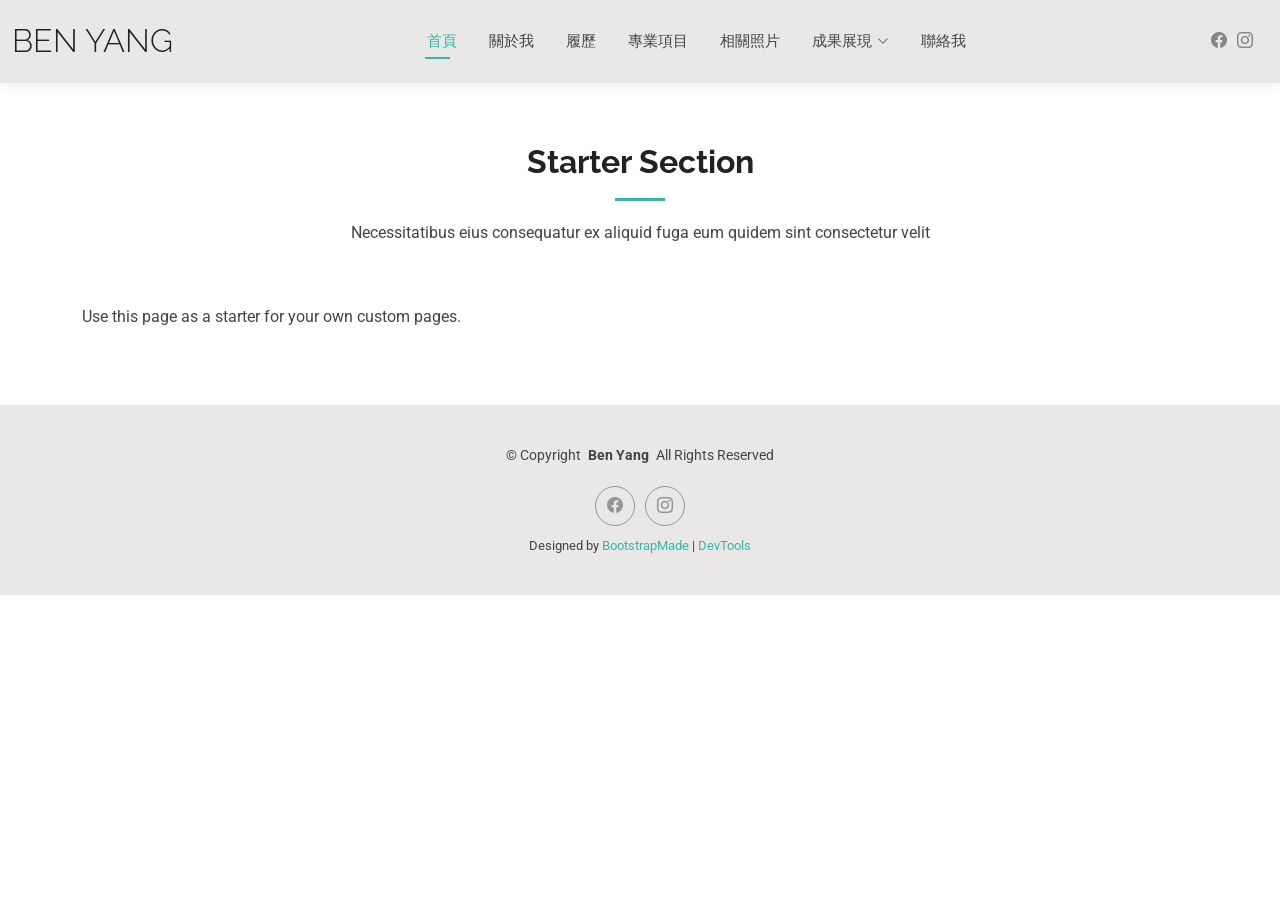
<file: starter-page.html>
<!DOCTYPE html>
<html lang="en">

<head>
  <meta charset="utf-8">
  <meta content="width=device-width, initial-scale=1.0" name="viewport">
  <title>Starter Page - Kelly Bootstrap Template</title>
  <meta name="description" content="">
  <meta name="keywords" content="">

  <!-- Favicons -->
  <link href="assets/img/favicon.png" rel="icon">
  <link href="assets/img/apple-touch-icon.png" rel="apple-touch-icon">

  <!-- Fonts -->
  <link href="https://fonts.googleapis.com" rel="preconnect">
  <link href="https://fonts.gstatic.com" rel="preconnect" crossorigin>
  <link href="https://fonts.googleapis.com/css2?family=Roboto:ital,wght@0,100;0,300;0,400;0,500;0,700;0,900;1,100;1,300;1,400;1,500;1,700;1,900&family=Poppins:ital,wght@0,100;0,200;0,300;0,400;0,500;0,600;0,700;0,800;0,900;1,100;1,200;1,300;1,400;1,500;1,600;1,700;1,800;1,900&family=Raleway:ital,wght@0,100;0,200;0,300;0,400;0,500;0,600;0,700;0,800;0,900;1,100;1,200;1,300;1,400;1,500;1,600;1,700;1,800;1,900&display=swap" rel="stylesheet">

  <!-- Vendor CSS Files -->
  <link href="assets/vendor/bootstrap/css/bootstrap.min.css" rel="stylesheet">
  <link href="assets/vendor/bootstrap-icons/bootstrap-icons.css" rel="stylesheet">
  <link href="assets/vendor/aos/aos.css" rel="stylesheet">
  <link href="assets/vendor/swiper/swiper-bundle.min.css" rel="stylesheet">
  <link href="assets/vendor/glightbox/css/glightbox.min.css" rel="stylesheet">

  <!-- Main CSS File -->
  <link href="assets/css/main.css" rel="stylesheet">

  <!-- =======================================================
  * Template Name: Kelly
  * Template URL: https://bootstrapmade.com/kelly-free-bootstrap-cv-resume-html-template/
  * Updated: Aug 07 2024 with Bootstrap v5.3.3
  * Author: BootstrapMade.com
  * License: https://bootstrapmade.com/license/
  ======================================================== -->
</head>

<body class="starter-page-page">

   <header id="header" class="header d-flex align-items-center light-background sticky-top">
    <div class="container-fluid position-relative d-flex align-items-center justify-content-between">

      <a href="index.html" class="logo d-flex align-items-center me-auto me-xl-0">
        <!-- Uncomment the line below if you also wish to use an image logo -->
        <!-- <img src="assets/img/logo.png" alt=""> -->
        <h1 class="sitename">BEN YANG</h1>
      </a>

      <nav id="navmenu" class="navmenu">
        <ul>
          <li><a href="index.html" class="active">首頁</a></li>
          <li><a href="about.html">關於我</a></li>
          <li><a href="resume.html">履歷</a></li>
          <li><a href="services.html">專業項目</a></li>
          <li><a href="portfolio.html">相關照片</a></li>
          <li class="dropdown"><a href="#"><span>成果展現</span> <i class="bi bi-chevron-down toggle-dropdown"></i></a>
            <ul>
              <li><a href=" ">我曾經做過的事</a></li>
              <li class="dropdown"><a href="#"><span>學生會-NCUESA</span> <i class="bi bi-chevron-down toggle-dropdown"></i></a>
                <ul>
                  <li><a href="#">計畫 1</a></li>
                  <li><a href="#">計畫 2</a></li>
                  <li><a href="#">計畫 3</a></li>
                  <li><a href="#">計畫 4</a></li>
                  <li><a href="#">計畫 5</a></li>
                </ul>
              </li>
              <li><a href="#">大計畫 2</a></li>
              <li><a href="#">大計畫 3</a></li>
              <li><a href="#">大計畫 4</a></li>
            </ul>
          </li>
          <li><a href="contact.html">聯絡我</a></li>
        </ul>
        <i class="mobile-nav-toggle d-xl-none bi bi-list"></i>
      </nav>

      <div class="header-social-links">
          <a href="https://www.facebook.com/benyang0512/?locale=zh_TW" class="facebook" target="_blank"><i class="bi bi-facebook"></i></a>
        <a href="https://www.instagram.com/accounts/login/?next=%2Fbenyang_0512%2F&source=omni_redirect" class="instagram" target="_blank"><i class="bi bi-instagram"></i></a>
      </div>

    </div>
  </header>

  <main class="main">

    <!-- Starter Section Section -->
    <section id="starter-section" class="starter-section section">

      <!-- Section Title -->
      <div class="container section-title" data-aos="fade-up">
        <h2>Starter Section</h2>
        <p>Necessitatibus eius consequatur ex aliquid fuga eum quidem sint consectetur velit</p>
      </div><!-- End Section Title -->

      <div class="container" data-aos="fade-up">
        <p>Use this page as a starter for your own custom pages.</p>
      </div>

    </section><!-- /Starter Section Section -->

  </main>

 <footer id="footer" class="footer light-background">

    <div class="container">
      <div class="copyright text-center ">
        <p>© <span>Copyright</span> <strong class="px-1 sitename">Ben Yang</strong> <span>All Rights Reserved<br></span></p>
      </div>
      <div class="social-links d-flex justify-content-center">
        <a href="https://www.facebook.com/benyang0512/?locale=zh_TW"><i class="bi bi-facebook"></i></a>
        <a href="https://www.instagram.com/accounts/login/?next=%2Fbenyang_0512%2F&source=omni_redirect"><i class="bi bi-instagram"></i></a>
      </div>
      <div class="credits">
        <!-- All the links in the footer should remain intact. -->
        <!-- You can delete the links only if you've purchased the pro version. -->
        <!-- Licensing information: https://bootstrapmade.com/license/ -->
        <!-- Purchase the pro version with working PHP/AJAX contact form: [buy-url] -->
        Designed by <a href="https://bootstrapmade.com/">BootstrapMade</a> | <a href="https://bootstrapmade.com/tools/">DevTools</a>
      </div>
    </div>

  </footer>


  <!-- Scroll Top -->
  <a href="#" id="scroll-top" class="scroll-top d-flex align-items-center justify-content-center"><i class="bi bi-arrow-up-short"></i></a>

  <!-- Preloader -->
  <div id="preloader"></div>

  <!-- Vendor JS Files -->
  <script src="assets/vendor/bootstrap/js/bootstrap.bundle.min.js"></script>
  <script src="assets/vendor/php-email-form/validate.js"></script>
  <script src="assets/vendor/aos/aos.js"></script>
  <script src="assets/vendor/waypoints/noframework.waypoints.js"></script>
  <script src="assets/vendor/purecounter/purecounter_vanilla.js"></script>
  <script src="assets/vendor/swiper/swiper-bundle.min.js"></script>
  <script src="assets/vendor/glightbox/js/glightbox.min.js"></script>
  <script src="assets/vendor/imagesloaded/imagesloaded.pkgd.min.js"></script>
  <script src="assets/vendor/isotope-layout/isotope.pkgd.min.js"></script>

  <!-- Main JS File -->
  <script src="assets/js/main.js"></script>

</body>

</html>
</file>
<file: assets/css/main.css>
/**
* Template Name: Kelly
* Template URL: https://bootstrapmade.com/kelly-free-bootstrap-cv-resume-html-template/
* Updated: Aug 07 2024 with Bootstrap v5.3.3
* Author: BootstrapMade.com
* License: https://bootstrapmade.com/license/
*/

/*--------------------------------------------------------------
# Font & Color Variables
# Help: https://bootstrapmade.com/color-system/
--------------------------------------------------------------*/
/* Fonts */
:root {
  --default-font: "Roboto",  system-ui, -apple-system, "Segoe UI", Roboto, "Helvetica Neue", Arial, "Noto Sans", "Liberation Sans", sans-serif, "Apple Color Emoji", "Segoe UI Emoji", "Segoe UI Symbol", "Noto Color Emoji";
  --heading-font: "Raleway",  sans-serif;
  --nav-font: "Poppins",  sans-serif;
}

/* Global Colors - The following color variables are used throughout the website. Updating them here will change the color scheme of the entire website */
:root { 
  --background-color: #ffffff; /* Background color for the entire website, including individual sections */
  --default-color: #444444; /* Default color used for the majority of the text content across the entire website */
  --heading-color: #222222; /* Color for headings, subheadings and title throughout the website */
  --accent-color: #34b7a7; /* Accent color that represents your brand on the website. It's used for buttons, links, and other elements that need to stand out */
  --surface-color: #ffffff; /* The surface color is used as a background of boxed elements within sections, such as cards, icon boxes, or other elements that require a visual separation from the global background. */
  --contrast-color: #ffffff; /* Contrast color for text, ensuring readability against backgrounds of accent, heading, or default colors. */
}

/* Nav Menu Colors - The following color variables are used specifically for the navigation menu. They are separate from the global colors to allow for more customization options */
:root {
  --nav-color: #444444;  /* The default color of the main navmenu links */
  --nav-hover-color: #34b7a7; /* Applied to main navmenu links when they are hovered over or active */
  --nav-mobile-background-color: #ffffff; /* Used as the background color for mobile navigation menu */
  --nav-dropdown-background-color: #ffffff; /* Used as the background color for dropdown items that appear when hovering over primary navigation items */
  --nav-dropdown-color: #444444; /* Used for navigation links of the dropdown items in the navigation menu. */
  --nav-dropdown-hover-color: #34b7a7; /* Similar to --nav-hover-color, this color is applied to dropdown navigation links when they are hovered over. */
}

/* Color Presets - These classes override global colors when applied to any section or element, providing reuse of the sam color scheme. */

.light-background {
  --background-color: #e9e8e6;
  --surface-color: #ffffff;
}

.dark-background {
  --background-color: #060606;
  --default-color: #ffffff;
  --heading-color: #ffffff;
  --surface-color: #252525;
  --contrast-color: #ffffff;
}

/* Smooth scroll */
:root {
  scroll-behavior: smooth;
}

/*--------------------------------------------------------------
# General Styling & Shared Classes
--------------------------------------------------------------*/
body {
  color: var(--default-color);
  background-color: var(--background-color);
  font-family: var(--default-font);
}

a {
  color: var(--accent-color);
  text-decoration: none;
  transition: 0.3s;
}

a:hover {
  color: color-mix(in srgb, var(--accent-color), transparent 25%);
  text-decoration: none;
}

h1,
h2,
h3,
h4,
h5,
h6 {
  color: var(--heading-color);
  font-family: var(--heading-font);
}

/* PHP Email Form Messages
------------------------------*/
.php-email-form .error-message {display: none !important;
  visibility: hidden !important; /* 隱藏元素 */
  opacity: 0 !important;          /* 變成完全透明 */
  height: 0 !important;           /* 高度歸零 */
  padding: 0 !important;          /* 內邊距歸零（消滅紅色大區塊） */
  margin: 0 !important;           /* 外邊距歸零 */
  border: none !important;        /* 拔掉任何邊框 */
  font-size: 0 !important;        /* 字體縮小到不見 */
}
.php-email-form .sent-message {
  display: none;
  color: #ffffff;
  background: #059652;
  text-align: center;
  padding: 15px;
  margin-bottom: 24px;
  font-weight: 600;
}

.php-email-form .loading {
  display: none;
  background: var(--surface-color);
  text-align: center;
  padding: 15px;
  margin-bottom: 24px;
}

.php-email-form .loading:before {
  content: "";
  display: inline-block;
  border-radius: 50%;
  width: 24px;
  height: 24px;
  margin: 0 10px -6px 0;
  border: 3px solid var(--accent-color);
  border-top-color: var(--surface-color);
  animation: php-email-form-loading 1s linear infinite;
}

@keyframes php-email-form-loading {
  0% {
    transform: rotate(0deg);
  }

  100% {
    transform: rotate(360deg);
  }
}

/*--------------------------------------------------------------
# Global Header
--------------------------------------------------------------*/
.header {
  color: var(--default-color);
  background-color: var(--background-color);
  padding: 15px 0;
  transition: all 0.5s;
  z-index: 997;
  box-shadow: 0px 0 18px rgba(0, 0, 0, 0.1);
}

.header .logo {
  line-height: 1;
}

.header .logo img {
  max-height: 36px;
  margin-right: 8px;
}

.header .logo h1 {
  font-size: 32px;
  margin: 0;
  font-weight: 300;
  text-transform: uppercase;
  color: var(--heading-color);
}

.header .header-social-links {
  padding-right: 15px;
}

.header .header-social-links a {
  color: color-mix(in srgb, var(--default-color), transparent 40%);
  padding-left: 6px;
  display: inline-block;
  transition: 0.3s;
  font-size: 16px;
}

.header .header-social-links a:hover {
  color: var(--accent-color);
}

.header .header-social-links a i {
  line-height: 0px;
}

@media (max-width: 1200px) {
  .header .logo {
    order: 1;
  }

  .header .header-social-links {
    order: 2;
  }

  .header .navmenu {
    order: 3;
  }
}

/*--------------------------------------------------------------
# Navigation Menu
--------------------------------------------------------------*/
/* Desktop Navigation */
@media (min-width: 1200px) {
  .navmenu {
    padding: 0;
  }

  .navmenu ul {
    margin: 0;
    padding: 0;
    display: flex;
    list-style: none;
    align-items: center;
  }

  .navmenu li {
    position: relative;
  }

  .navmenu>ul>li {
    white-space: nowrap;
    padding: 15px 14px;
  }

  .navmenu>ul>li:last-child {
    padding-right: 0;
  }

  .navmenu a,
  .navmenu a:focus {
    color: var(--nav-color);
    font-size: 15px;
    padding: 0 2px;
    font-family: var(--nav-font);
    font-weight: 400;
    display: flex;
    align-items: center;
    justify-content: space-between;
    white-space: nowrap;
    transition: 0.3s;
    position: relative;
  }

  .navmenu a i,
  .navmenu a:focus i {
    font-size: 12px;
    line-height: 0;
    margin-left: 5px;
    transition: 0.3s;
  }

  .navmenu>ul>li>a:before {
    content: "";
    position: absolute;
    height: 2px;
    bottom: -6px;
    left: 0;
    background-color: var(--nav-hover-color);
    visibility: hidden;
    width: 0px;
    transition: all 0.3s ease-in-out 0s;
  }

  .navmenu a:hover:before,
  .navmenu li:hover>a:before,
  .navmenu .active:before {
    visibility: visible;
    width: 25px;
  }

  .navmenu li:hover>a,
  .navmenu .active,
  .navmenu .active:focus {
    color: var(--nav-hover-color);
  }

  .navmenu .dropdown ul {
    margin: 0;
    padding: 10px 0;
    background: var(--nav-dropdown-background-color);
    display: block;
    position: absolute;
    visibility: hidden;
    left: 14px;
    top: 130%;
    opacity: 0;
    transition: 0.3s;
    border-radius: 4px;
    z-index: 99;
    box-shadow: 0px 0px 30px rgba(0, 0, 0, 0.1);
  }

  .navmenu .dropdown ul li {
    min-width: 200px;
  }

  .navmenu .dropdown ul a {
    padding: 10px 20px;
    font-size: 15px;
    text-transform: none;
    color: var(--nav-dropdown-color);
  }

  .navmenu .dropdown ul a i {
    font-size: 12px;
  }

  .navmenu .dropdown ul a:hover,
  .navmenu .dropdown ul .active:hover,
  .navmenu .dropdown ul li:hover>a {
    color: var(--nav-dropdown-hover-color);
  }

  .navmenu .dropdown:hover>ul {
    opacity: 1;
    top: 100%;
    visibility: visible;
  }

  .navmenu .dropdown .dropdown ul {
    top: 0;
    left: -90%;
    visibility: hidden;
  }

  .navmenu .dropdown .dropdown:hover>ul {
    opacity: 1;
    top: 0;
    left: -100%;
    visibility: visible;
  }
}

/* Mobile Navigation */
@media (max-width: 1199px) {
  .mobile-nav-toggle {
    color: var(--nav-color);
    font-size: 28px;
    line-height: 0;
    margin-right: 10px;
    cursor: pointer;
    transition: color 0.3s;
  }

  .navmenu {
    padding: 0;
    z-index: 9997;
  }

  .navmenu ul {
    display: none;
    list-style: none;
    position: absolute;
    inset: 60px 20px 20px 20px;
    padding: 10px 0;
    margin: 0;
    border-radius: 6px;
    background-color: var(--nav-mobile-background-color);
    border: 1px solid color-mix(in srgb, var(--default-color), transparent 90%);
    box-shadow: none;
    overflow-y: auto;
    transition: 0.3s;
    z-index: 9998;
  }

  .navmenu a,
  .navmenu a:focus {
    color: var(--nav-dropdown-color);
    padding: 10px 20px;
    font-family: var(--nav-font);
    font-size: 17px;
    font-weight: 500;
    display: flex;
    align-items: center;
    justify-content: space-between;
    white-space: nowrap;
    transition: 0.3s;
  }

  .navmenu a i,
  .navmenu a:focus i {
    font-size: 12px;
    line-height: 0;
    margin-left: 5px;
    width: 30px;
    height: 30px;
    display: flex;
    align-items: center;
    justify-content: center;
    border-radius: 50%;
    transition: 0.3s;
    background-color: color-mix(in srgb, var(--accent-color), transparent 90%);
  }

  .navmenu a i:hover,
  .navmenu a:focus i:hover {
    background-color: var(--accent-color);
    color: var(--contrast-color);
  }

  .navmenu a:hover,
  .navmenu .active,
  .navmenu .active:focus {
    color: var(--nav-dropdown-hover-color);
  }

  .navmenu .active i,
  .navmenu .active:focus i {
    background-color: var(--accent-color);
    color: var(--contrast-color);
    transform: rotate(180deg);
  }

  .navmenu .dropdown ul {
    position: static;
    display: none;
    z-index: 99;
    padding: 10px 0;
    margin: 10px 20px;
    background-color: var(--nav-dropdown-background-color);
    transition: all 0.5s ease-in-out;
  }

  .navmenu .dropdown ul ul {
    background-color: rgba(33, 37, 41, 0.1);
  }

  .navmenu .dropdown>.dropdown-active {
    display: block;
    background-color: rgba(33, 37, 41, 0.03);
  }

  .mobile-nav-active {
    overflow: hidden;
  }

  .mobile-nav-active .mobile-nav-toggle {
    color: #fff;
    position: absolute;
    font-size: 32px;
    top: 15px;
    right: 15px;
    margin-right: 0;
    z-index: 9999;
  }

  .mobile-nav-active .navmenu {
    position: fixed;
    overflow: hidden;
    inset: 0;
    background: rgba(33, 37, 41, 0.8);
    transition: 0.3s;
  }

  .mobile-nav-active .navmenu>ul {
    display: block;
  }
}

/*--------------------------------------------------------------
# Global Footer
--------------------------------------------------------------*/
.footer {
  color: var(--default-color);
  background-color: var(--background-color);
  font-size: 14px;
  padding: 40px 0;
  position: relative;
}

.footer .copyright p {
  margin-bottom: 0;
}

.footer .social-links {
  margin-top: 20px;
}

.footer .social-links a {
  display: flex;
  align-items: center;
  justify-content: center;
  width: 40px;
  height: 40px;
  border-radius: 50%;
  border: 1px solid color-mix(in srgb, var(--default-color), transparent 50%);
  font-size: 16px;
  color: color-mix(in srgb, var(--default-color), transparent 50%);
  margin: 0 5px;
  transition: 0.3s;
}

.footer .social-links a:hover {
  color: var(--accent-color);
  border-color: var(--accent-color);
}

.footer .credits {
  margin-top: 10px;
  font-size: 13px;
  text-align: center;
}

/*--------------------------------------------------------------
# Preloader
--------------------------------------------------------------*/
#preloader {
  position: fixed;
  inset: 0;
  z-index: 9999;
  overflow: hidden;
  background-color: var(--background-color);
  transition: all 0.6s ease-out;
  width: 100%;
  height: 100vh;
}

#preloader:before,
#preloader:after {
  content: "";
  position: absolute;
  border: 4px solid var(--accent-color);
  border-radius: 50%;
  animation: animate-preloader 2s cubic-bezier(0, 0.2, 0.8, 1) infinite;
}

#preloader:after {
  animation-delay: -0.5s;
}

@keyframes animate-preloader {
  0% {
    width: 10px;
    height: 10px;
    top: calc(50% - 5px);
    left: calc(50% - 5px);
    opacity: 1;
  }

  100% {
    width: 72px;
    height: 72px;
    top: calc(50% - 36px);
    left: calc(50% - 36px);
    opacity: 0;
  }
}

/*--------------------------------------------------------------
# Scroll Top Button
--------------------------------------------------------------*/
.scroll-top {
  position: fixed;
  visibility: hidden;
  opacity: 0;
  right: 15px;
  bottom: -15px;
  z-index: 99999;
  background-color: var(--accent-color);
  width: 44px;
  height: 44px;
  border-radius: 50px;
  transition: all 0.4s;
}

.scroll-top i {
  font-size: 24px;
  color: var(--contrast-color);
  line-height: 0;
}

.scroll-top:hover {
  background-color: color-mix(in srgb, var(--accent-color), transparent 20%);
  color: var(--contrast-color);
}

.scroll-top.active {
  visibility: visible;
  opacity: 1;
  bottom: 15px;
}

/*--------------------------------------------------------------
# Disable aos animation delay on mobile devices
--------------------------------------------------------------*/
@media screen and (max-width: 768px) {
  [data-aos-delay] {
    transition-delay: 0 !important;
  }
}

/*--------------------------------------------------------------
# Global Page Titles & Breadcrumbs
--------------------------------------------------------------*/
.page-title {
  color: var(--default-color);
  background-color: var(--background-color);
  padding: 25px 0;
  position: relative;
  border-bottom: 1px solid color-mix(in srgb, var(--default-color), transparent 85%);
}

.page-title h1 {
  font-size: 24px;
  font-weight: 400;
}

.page-title .breadcrumbs ol {
  display: flex;
  flex-wrap: wrap;
  list-style: none;
  padding: 0;
  margin: 0;
  font-size: 14px;
  font-weight: 400;
}

.page-title .breadcrumbs ol li+li {
  padding-left: 10px;
}

.page-title .breadcrumbs ol li+li::before {
  content: "/";
  display: inline-block;
  padding-right: 10px;
  color: color-mix(in srgb, var(--default-color), transparent 70%);
}

/*--------------------------------------------------------------
# Global Sections
--------------------------------------------------------------*/
section,
.section {
  color: var(--default-color);
  background-color: var(--background-color);
  padding: 60px 0;
  scroll-margin-top: 100px;
  overflow: clip;
}

@media (max-width: 1199px) {

  section,
  .section {
    scroll-margin-top: 66px;
  }
}

/*--------------------------------------------------------------
# Global Section Titles
--------------------------------------------------------------*/
.section-title {
  text-align: center;
  padding-bottom: 60px;
  position: relative;
}

.section-title h2 {
  font-size: 32px;
  font-weight: 700;
  margin-bottom: 20px;
  padding-bottom: 20px;
  position: relative;
}

.section-title h2:after {
  content: "";
  position: absolute;
  display: block;
  width: 50px;
  height: 3px;
  background: var(--accent-color);
  left: 0;
  right: 0;
  bottom: 0;
  margin: auto;
}

.section-title p {
  margin-bottom: 0;
}

/*--------------------------------------------------------------
# Hero Section
--------------------------------------------------------------*/
.hero {
  width: 100%;
  min-height: calc(100vh - 82px);
  position: relative;
  padding: 80px 0;
  display: flex;
  align-items: center;
  justify-content: center;
}

@media (max-width: 1200px) {
  .hero {
    min-height: calc(100vh - 68px);
  }
}

.hero img {
  position: absolute;
  inset: 0;
  display: block;
  width: 100%;
  height: 100%;
  object-fit: cover;
  z-index: 1;
}

.hero .container {
  position: relative;
  z-index: 3;
}

.hero h2 {
  margin: 0;
  font-size: 48px;
  font-weight: 700;
}

.hero p {
  margin: 10px 0 0 0;
  font-size: 24px;
  color: var(--heading-color);
}

.hero .btn-get-started {
  color: var(--contrast-color);
  background: var(--accent-color);
  font-family: var(--heading-font);
  text-transform: uppercase;
  font-weight: 600;
  font-size: 12px;
  letter-spacing: 1px;
  display: inline-block;
  padding: 12px 40px;
  border-radius: 50px;
  transition: 0.5s;
  margin-top: 30px;
}

.hero .btn-get-started:hover {
  background: color-mix(in srgb, var(--accent-color) 90%, white 20%);
}

@media (max-width: 768px) {
  .hero h2 {
    font-size: 32px;
  }

  .hero p {
    font-size: 18px;
  }
}

/*--------------------------------------------------------------
# About Section
--------------------------------------------------------------*/
.about .content h2 {
  font-weight: 700;
  font-size: 24px;
}

.about .content ul {
  list-style: none;
  padding: 0;
}

.about .content ul li {
  margin-bottom: 20px;
  display: flex;
  align-items: center;
}

.about .content ul strong {
  margin-right: 10px;
}

.about .content ul i {
  font-size: 16px;
  margin-right: 5px;
  color: var(--accent-color);
  line-height: 0;
}

/*--------------------------------------------------------------
# Skills Section
--------------------------------------------------------------*/
.skills .progress {
  height: 60px;
  display: block;
  background: none;
  border-radius: 0;
}

.skills .progress .skill {
  color: var(--heading-color);
  padding: 0;
  margin: 0 0 6px 0;
  text-transform: uppercase;
  display: block;
  font-weight: 600;
  font-family: var(--heading-font);
}

.skills .progress .skill .val {
  float: right;
  font-style: normal;
}

.skills .progress-bar-wrap {
  background: color-mix(in srgb, var(--default-color), transparent 90%);
  height: 10px;
}

.skills .progress-bar {
  width: 1px;
  height: 10px;
  transition: 0.9s;
  background-color: var(--accent-color);
}

/*--------------------------------------------------------------
# Stats Section
--------------------------------------------------------------*/
.stats .stats-item {
  padding: 30px;
  width: 100%;
}

.stats .stats-item span {
  color: var(--heading-color);
  font-size: 48px;
  display: block;
  font-weight: 700;
  margin-bottom: 20px;
  padding-bottom: 20px;
  position: relative;
}

.stats .stats-item span:after {
  content: "";
  position: absolute;
  display: block;
  width: 25px;
  height: 3px;
  background: var(--accent-color);
  left: 0;
  right: 0;
  bottom: 0;
  margin: auto;
}

.stats .stats-item p {
  color: color-mix(in srgb, var(--default-color), transparent 40%);
  padding: 0;
  margin: 0;
  font-family: var(--heading-font);
  font-weight: 500;
}

/*--------------------------------------------------------------
# Testimonials Section
--------------------------------------------------------------*/
.testimonials .section-header {
  margin-bottom: 40px;
}

.testimonials .testimonials-carousel,
.testimonials .testimonials-slider {
  overflow: hidden;
}

.testimonials .testimonial-item {
  text-align: center;
}

.testimonials .testimonial-item .testimonial-img {
  width: 300px;
  border-radius: 5%;
  border: 4px solid var(--background-color);
  margin: 0 auto;
}

.testimonials .testimonial-item h3 {
  font-size: 20px;
  font-weight: bold;
  margin: 10px 0 5px 0;
}

.testimonials .testimonial-item h4 {
  font-size: 14px;
  color: color-mix(in srgb, var(--default-color), transparent 40%);
  margin: 0 0 15px 0;
}

.testimonials .testimonial-item .stars {
  margin-bottom: 15px;
}

.testimonials .testimonial-item .stars i {
  color: #ffc107;
  margin: 0 1px;
}

.testimonials .testimonial-item .quote-icon-left,
.testimonials .testimonial-item .quote-icon-right {
  color: color-mix(in srgb, var(--accent-color), transparent 50%);
  font-size: 26px;
  line-height: 0;
}

.testimonials .testimonial-item .quote-icon-left {
  display: inline-block;
  left: -5px;
  position: relative;
}

.testimonials .testimonial-item .quote-icon-right {
  display: inline-block;
  right: -5px;
  position: relative;
  top: 10px;
  transform: scale(-1, -1);
}

.testimonials .testimonial-item p {
  font-style: italic;
  margin: 0 auto 15px auto;
}

.testimonials .swiper-wrapper {
  height: auto;
}

.testimonials .swiper-pagination {
  margin-top: 20px;
  position: relative;
}

.testimonials .swiper-pagination .swiper-pagination-bullet {
  width: 12px;
  height: 12px;
  opacity: 1;
  background-color: color-mix(in srgb, var(--default-color), transparent 85%);
}

.testimonials .swiper-pagination .swiper-pagination-bullet-active {
  background-color: var(--accent-color);
}

@media (min-width: 992px) {
  .testimonials .testimonial-item p {
    width: 80%;
  }
}

/*--------------------------------------------------------------
# Resume Section
--------------------------------------------------------------*/
.resume .resume-title {
  color: var(--heading-color);
  font-size: 26px;
  font-weight: 700;
  margin-top: 20px;
  margin-bottom: 20px;
}

.resume .resume-item {
  padding: 0 0 20px 20px;
  margin-top: -2px;
  border-left: 2px solid var(--accent-color);
  position: relative;
}

.resume .resume-item h4 {
  line-height: 18px;
  font-size: 18px;
  font-weight: 600;
  text-transform: uppercase;
  color: color-mix(in srgb, var(--default-color), transparent 20%);
  margin-bottom: 10px;
}

.resume .resume-item h5 {
  font-size: 16px;
  padding: 5px 15px;
  display: inline-block;
  font-weight: 600;
  margin-bottom: 10px;
}

.resume .resume-item ul {
  padding-left: 20px;
}

.resume .resume-item ul li {
  padding-bottom: 10px;
}

.resume .resume-item:last-child {
  padding-bottom: 0;
}

.resume .resume-item::before {
  content: "";
  position: absolute;
  width: 16px;
  height: 16px;
  border-radius: 50px;
  left: -9px;
  top: 0;
  background: var(--background-color);
  border: 2px solid var(--accent-color);
}

/*--------------------------------------------------------------
# Services Section
--------------------------------------------------------------*/
.services .service-item {
  background-color: var(--surface-color);
  box-shadow: 0px 5px 90px 0px rgba(0, 0, 0, 0.1);
  height: 100%;
  padding: 60px 30px;
  text-align: center;
  transition: 0.3s;
  border-radius: 5px;
}

.services .service-item .icon {
  margin: 0 auto;
  width: 100px;
  height: 100px;
  display: flex;
  align-items: center;
  justify-content: center;
  transition: ease-in-out 0.3s;
  position: relative;
}

.services .service-item .icon i {
  font-size: 36px;
  transition: 0.5s;
  position: relative;
}

.services .service-item .icon svg {
  position: absolute;
  top: 0;
  left: 0;
}

.services .service-item .icon svg path {
  transition: 0.5s;
  fill: color-mix(in srgb, var(--default-color), transparent 95%);
}

.services .service-item h3 {
  font-weight: 700;
  margin: 10px 0 15px 0;
  font-size: 22px;
}

.services .service-item p {
  line-height: 24px;
  font-size: 14px;
  margin-bottom: 0;
}

.services .service-item:hover {
  box-shadow: 0px 5px 35px 0px rgba(0, 0, 0, 0.1);
}

.services .service-item.item-cyan i {
  color: #0dcaf0;
}

.services .service-item.item-cyan:hover .icon i {
  color: #fff;
}

.services .service-item.item-cyan:hover .icon path {
  fill: #0dcaf0;
}

.services .service-item.item-orange i {
  color: #fd7e14;
}

.services .service-item.item-orange:hover .icon i {
  color: #fff;
}

.services .service-item.item-orange:hover .icon path {
  fill: #fd7e14;
}

.services .service-item.item-teal i {
  color: #20c997;
}

.services .service-item.item-teal:hover .icon i {
  color: #fff;
}

.services .service-item.item-teal:hover .icon path {
  fill: #20c997;
}

.services .service-item.item-red i {
  color: #df1529;
}

.services .service-item.item-red:hover .icon i {
  color: #fff;
}

.services .service-item.item-red:hover .icon path {
  fill: #df1529;
}

.services .service-item.item-indigo i {
  color: #6610f2;
}

.services .service-item.item-indigo:hover .icon i {
  color: #fff;
}

.services .service-item.item-indigo:hover .icon path {
  fill: #6610f2;
}

.services .service-item.item-pink i {
  color: #f3268c;
}

.services .service-item.item-pink:hover .icon i {
  color: #fff;
}

.services .service-item.item-pink:hover .icon path {
  fill: #f3268c;
}

/*--------------------------------------------------------------
# Portfolio Section
--------------------------------------------------------------*/
.portfolio .portfolio-filters {
  padding: 0;
  margin: 0 auto 20px auto;
  list-style: none;
  text-align: center;
}

.portfolio .portfolio-filters li {
  cursor: pointer;
  display: inline-block;
  padding: 8px 20px 10px 20px;
  margin: 0;
  font-size: 15px;
  font-weight: 500;
  line-height: 1;
  margin-bottom: 5px;
  border-radius: 50px;
  transition: all 0.3s ease-in-out;
  font-family: var(--heading-font);
}

.portfolio .portfolio-filters li:hover,
.portfolio .portfolio-filters li.filter-active {
  color: var(--contrast-color);
  background-color: var(--accent-color);
}

.portfolio .portfolio-filters li:first-child {
  margin-left: 0;
}

.portfolio .portfolio-filters li:last-child {
  margin-right: 0;
}

@media (max-width: 575px) {
  .portfolio .portfolio-filters li {
    font-size: 14px;
    margin: 0 0 10px 0;
  }
}

.portfolio .portfolio-item {
  position: relative;
  overflow: hidden;
}

.portfolio .portfolio-item .portfolio-info {
  opacity: 0;
  position: absolute;
  left: 12px;
  right: 12px;
  bottom: -100%;
  z-index: 3;
  transition: all ease-in-out 0.5s;
  background: color-mix(in srgb, var(--surface-color), transparent 10%);
  padding: 15px;
}

.portfolio .portfolio-item .portfolio-info h4 {
  font-size: 18px;
  font-weight: 600;
  padding-right: 50px;
}

.portfolio .portfolio-item .portfolio-info p {
  color: color-mix(in srgb, var(--default-color), transparent 30%);
  font-size: 14px;
  margin-bottom: 0;
  padding-right: 50px;
}

.portfolio .portfolio-item .portfolio-info .preview-link,
.portfolio .portfolio-item .portfolio-info .details-link {
  position: absolute;
  right: 50px;
  font-size: 24px;
  top: calc(50% - 14px);
  color: color-mix(in srgb, var(--default-color), transparent 30%);
  transition: 0.3s;
  line-height: 0;
}

.portfolio .portfolio-item .portfolio-info .preview-link:hover,
.portfolio .portfolio-item .portfolio-info .details-link:hover {
  color: var(--accent-color);
}

.portfolio .portfolio-item .portfolio-info .details-link {
  right: 14px;
  font-size: 28px;
}

.portfolio .portfolio-item:hover .portfolio-info {
  opacity: 1;
  bottom: 0;
}

/*--------------------------------------------------------------
# Portfolio Details Section
--------------------------------------------------------------*/
.portfolio-details .portfolio-details-slider img {
  width: 100%;
}

.portfolio-details .portfolio-details-slider .swiper-pagination {
  margin-top: 20px;
  position: relative;
}

.portfolio-details .portfolio-details-slider .swiper-pagination .swiper-pagination-bullet {
  width: 12px;
  height: 12px;
  background-color: color-mix(in srgb, var(--default-color), transparent 85%);
  opacity: 1;
}

.portfolio-details .portfolio-details-slider .swiper-pagination .swiper-pagination-bullet-active {
  background-color: var(--accent-color);
}

.portfolio-details .portfolio-info {
  background-color: var(--surface-color);
  padding: 30px;
  box-shadow: 0px 0 30px rgba(0, 0, 0, 0.1);
}

.portfolio-details .portfolio-info h3 {
  font-size: 22px;
  font-weight: 700;
  margin-bottom: 20px;
  padding-bottom: 20px;
  border-bottom: 1px solid color-mix(in srgb, var(--default-color), transparent 85%);
}

.portfolio-details .portfolio-info ul {
  list-style: none;
  padding: 0;
  font-size: 15px;
}

.portfolio-details .portfolio-info ul li+li {
  margin-top: 10px;
}

.portfolio-details .portfolio-description {
  padding-top: 30px;
}

.portfolio-details .portfolio-description h2 {
  font-size: 26px;
  font-weight: 700;
  margin-bottom: 20px;
}

.portfolio-details .portfolio-description p {
  padding: 0;
  color: color-mix(in srgb, var(--default-color), transparent 30%);
}

/*--------------------------------------------------------------
# Contact Section
--------------------------------------------------------------*/
.contact .info-wrap {
  background-color: var(--surface-color);
  box-shadow: 0px 0px 20px rgba(0, 0, 0, 0.1);
  padding: 30px;
}

@media (max-width: 575px) {
  .contact .info-wrap {
    padding: 20px;
  }
}

.contact .info-item {
  margin-bottom: 40px;
}

.contact .info-item i {
  font-size: 20px;
  color: var(--accent-color);
  background: color-mix(in srgb, var(--accent-color), transparent 92%);
  width: 44px;
  height: 44px;
  display: flex;
  justify-content: center;
  align-items: center;
  border-radius: 50px;
  transition: all 0.3s ease-in-out;
  margin-right: 15px;
}

.contact .info-item h3 {
  padding: 0;
  font-size: 18px;
  font-weight: 700;
  margin-bottom: 5px;
}

.contact .info-item p {
  padding: 0;
  margin-bottom: 0;
  font-size: 14px;
}

.contact .info-item:hover i {
  background: var(--accent-color);
  color: var(--contrast-color);
}

.contact .php-email-form {
  background-color: var(--surface-color);
  height: 100%;
  padding: 30px;
  box-shadow: 0px 0px 20px rgba(0, 0, 0, 0.1);
}

@media (max-width: 575px) {
  .contact .php-email-form {
    padding: 20px;
  }
}

.contact .php-email-form input[type=text],
.contact .php-email-form input[type=email],
.contact .php-email-form textarea {
  font-size: 14px;
  padding: 10px 15px;
  box-shadow: none;
  border-radius: 0;
  color: var(--default-color);
  background-color: var(--surface-color);
  border-color: color-mix(in srgb, var(--default-color), transparent 80%);
}

.contact .php-email-form input[type=text]:focus,
.contact .php-email-form input[type=email]:focus,
.contact .php-email-form textarea:focus {
  border-color: var(--accent-color);
}

.contact .php-email-form input[type=text]::placeholder,
.contact .php-email-form input[type=email]::placeholder,
.contact .php-email-form textarea::placeholder {
  color: color-mix(in srgb, var(--default-color), transparent 70%);
}

.contact .php-email-form button[type=submit] {
  color: var(--contrast-color);
  background: var(--accent-color);
  border: 0;
  padding: 10px 30px;
  transition: 0.4s;
  border-radius: 50px;
}

.contact .php-email-form button[type=submit]:hover {
  background: color-mix(in srgb, var(--accent-color), transparent 25%);
}

/*--------------------------------------------------------------
# Starter Section Section
--------------------------------------------------------------*/
.starter-section {
  /* Add your styles here */
}
</file>
